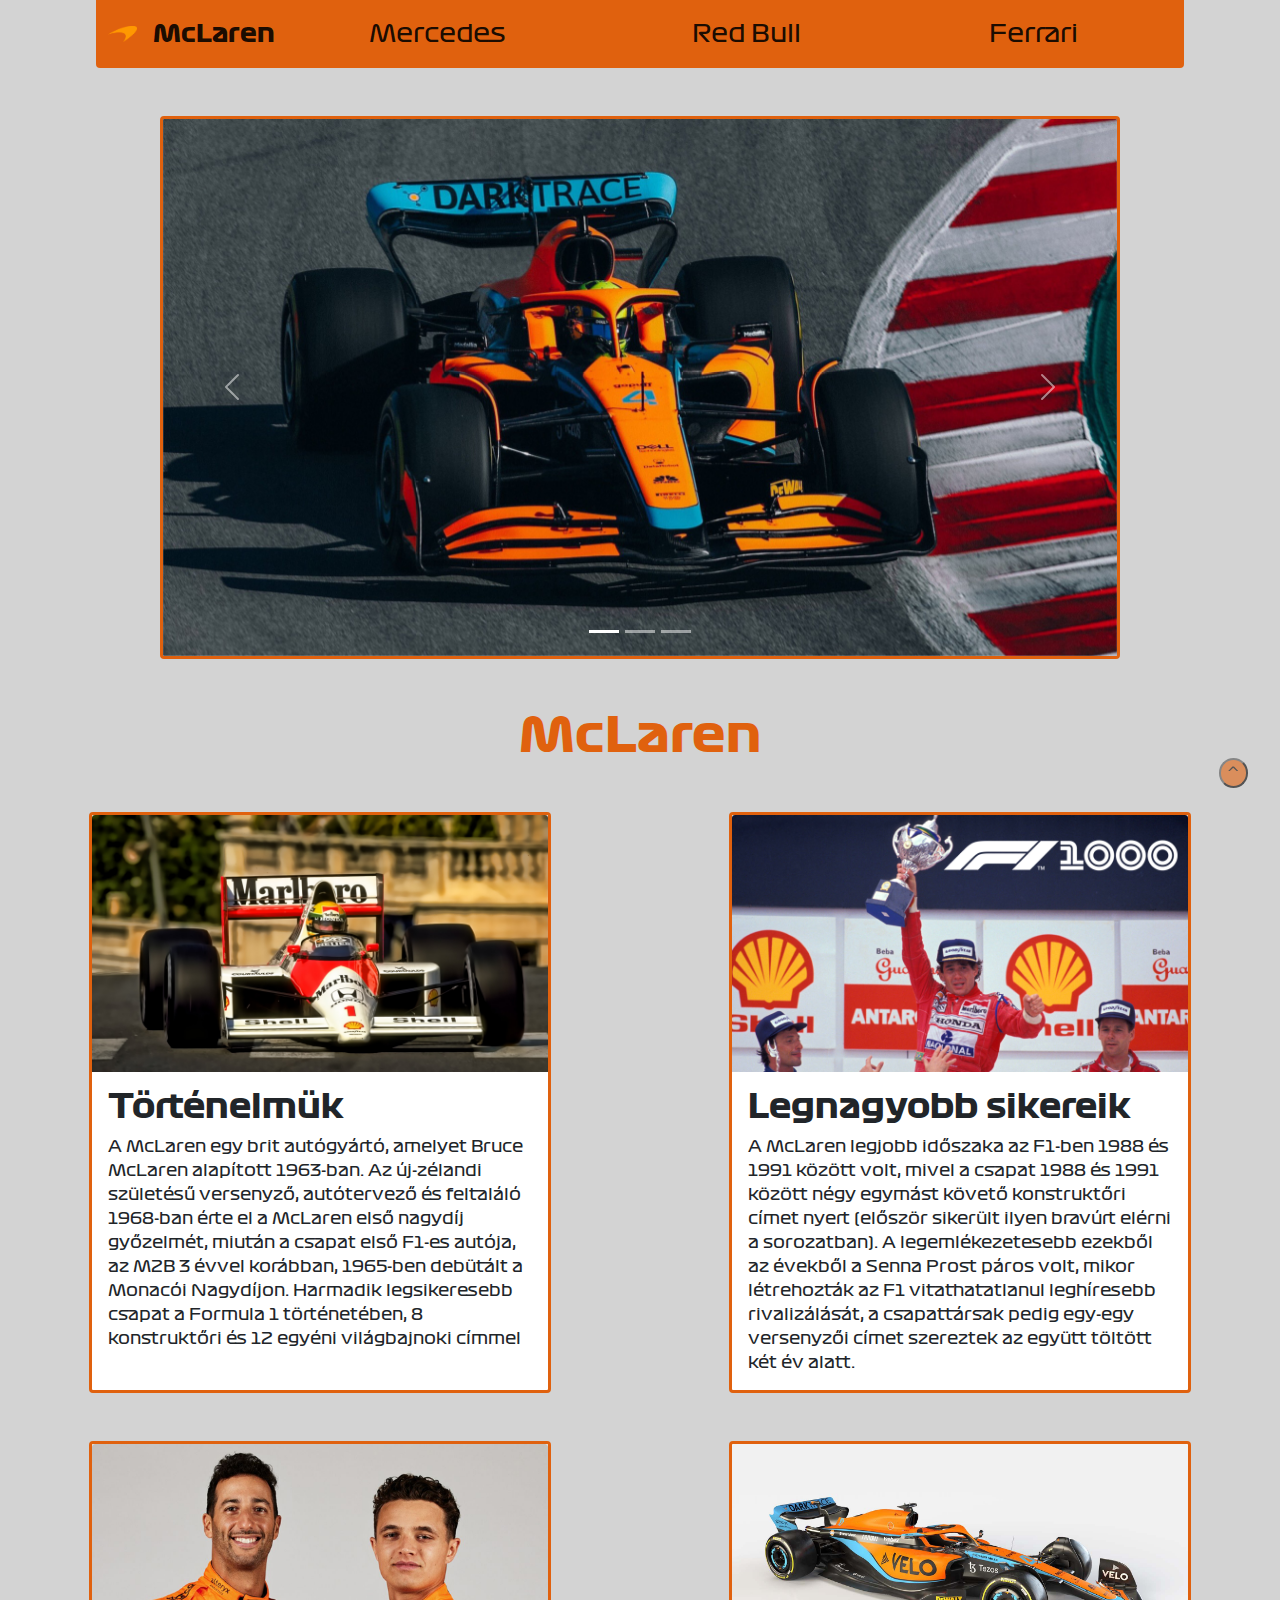
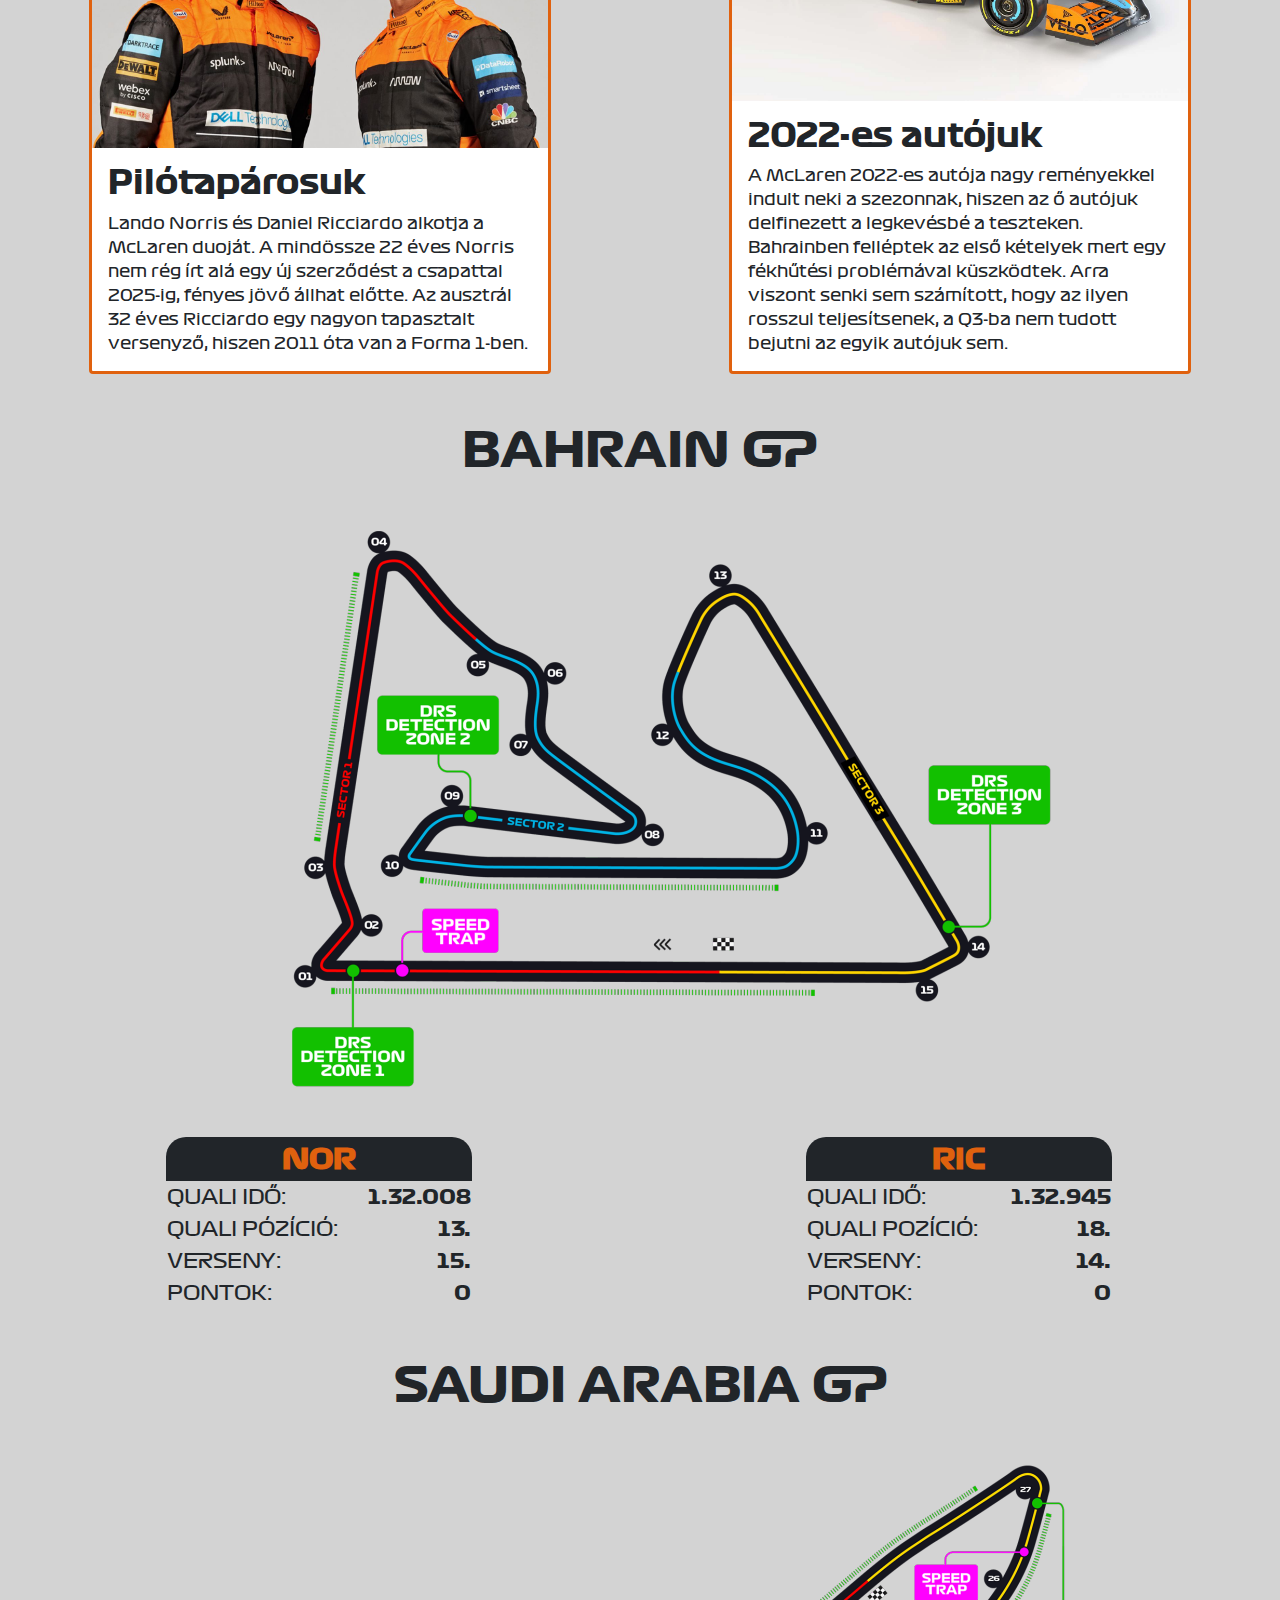
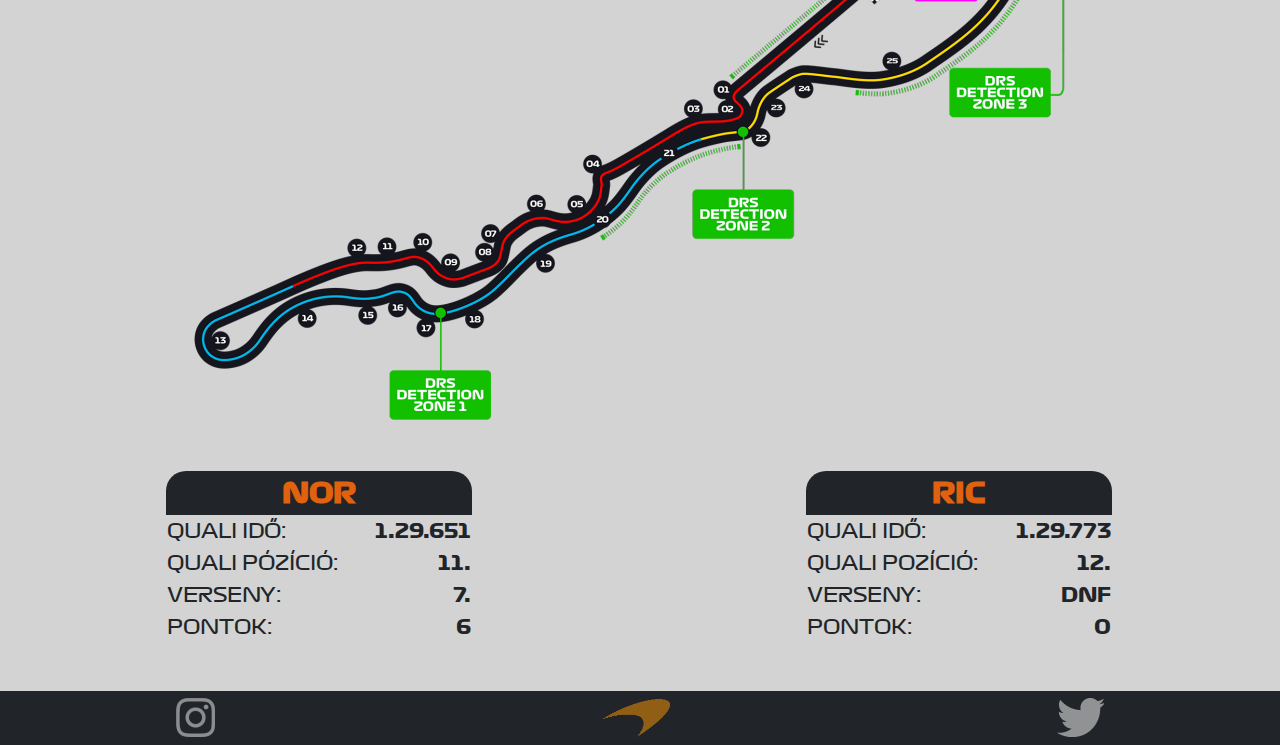
<file: index.html>
<!DOCTYPE html>
<html lang="hu">
<head>
    <meta charset="UTF-8">
    <meta http-equiv="X-UA-Compatible" content="IE=edge">
    <meta name="viewport" content="width=device-width, initial-scale=1.0">
    <link rel="stylesheet" href="bootstrap-5.1.3-dist/css/bootstrap.min.css">
    <link rel="stylesheet" href="style.css">
    <link rel="shortcut icon" href="img/mclaren_logo.png" type="image/x-icon">
    <title>McLaren</title>
</head>
<body>

  <div id="preloader"></div>

  <nav class="navbar navbar-expand-lg navbar-light bg-warning mx-auto rounded-bottom">
    <div class="container-fluid">
      <img src="img/mclaren_logo.png" alt="McLaren logo" width="45" class="d-inline-block align-text-top pe-3">
      <span class="navbar-brand m-0 fs-4 f1_bold">McLaren</span>
      <button class="navbar-toggler" type="button" data-bs-toggle="collapse" data-bs-target="#navbarSupportedContent" aria-controls="navbarSupportedContent" aria-expanded="false" aria-label="Toggle navigation">
        <span class="navbar-toggler-icon"></span>
      </button>
      <div class="collapse navbar-collapse" id="navbarSupportedContent">
        <ul class="navbar-nav mb-2 mb-lg-0 w-100 justify-content-around">
            <li class="nav-item underline">
              <a class="nav-link active fs-4 f1_regular" aria-current="page" href="mercedes.html">Mercedes</a>
            </li>
            <li class="nav-item underline">
              <a class="nav-link active fs-4 f1_regular" aria-current="page" href="redbull.html">Red Bull</a>
            </li>
            <li class="nav-item underline">
              <a class="nav-link active fs-4 f1_regular" aria-current="page" href="ferrari.html">Ferrari</a>
            </li>
        </ul>
      </div>
    </div>
  </nav>

  <div id="carouselExampleIndicators" class="carousel slide w-75 mx-auto my-5" data-bs-ride="carousel">
    <div class="carousel-indicators">
      <button type="button" data-bs-target="#carouselExampleIndicators" data-bs-slide-to="0" class="active" aria-current="true" aria-label="Slide 1"></button>
      <button type="button" data-bs-target="#carouselExampleIndicators" data-bs-slide-to="1" aria-label="Slide 2"></button>
      <button type="button" data-bs-target="#carouselExampleIndicators" data-bs-slide-to="2" aria-label="Slide 3"></button>
    </div>
    <div class="carousel-inner rounded border border_yellow border-3">
      <div class="carousel-item active">
        <img src="img/mclaren_carousel_1.jpg" class="d-block w-100" alt="McLaren a pályán">
      </div>
      <div class="carousel-item">
        <img src="img/mclaren_carousel_2.jpg" class="d-block w-100" alt="McLaren a pályán">
      </div>
      <div class="carousel-item">
        <img src="img/mclaren_carousel_3.jpg" class="d-block w-100" alt="McLaren bemutató">
      </div>
    </div>
    <button class="carousel-control-prev" type="button" data-bs-target="#carouselExampleIndicators" data-bs-slide="prev">
      <span class="carousel-control-prev-icon" aria-hidden="true"></span>
      <span class="visually-hidden">Previous</span>
    </button>
    <button class="carousel-control-next" type="button" data-bs-target="#carouselExampleIndicators" data-bs-slide="next">
      <span class="carousel-control-next-icon" aria-hidden="true"></span>
      <span class="visually-hidden">Next</span>
    </button>
  </div>  
  

      <h1 class="text-center mb-5 f1_bold text-warning">McLaren</h1>

      
        <div class="row m-0">
          <div class="col-12 col-lg-6 d-flex align-items-stretch mb-5">
            <div class="card w-75 mx-auto border border_yellow border-rounded border-3">
              <img src="img/mclaren_classic.jpg" class="card-img-top img-fluid" alt="Senna egy régi McLarenben">
              <div class="card-body d-flex flex-column">
                <h2 class="f1_bold fs-2">Történelmük</h2>
                <p class="card-text f1_regular">
                  A McLaren egy brit autógyártó, amelyet Bruce McLaren alapított 1963-ban. Az új-zélandi születésű versenyző, autótervező és feltaláló 1968-ban érte el a McLaren első nagydíj győzelmét, miután a csapat első F1-es autója, az M2B 3 évvel korábban, 1965-ben debütált a Monacói Nagydíjon. Harmadik legsikeresebb csapat a Formula 1 történetében, 8 konstruktőri és 12 egyéni világbajnoki címmel
                </p>
              </div>
            </div>
          </div>

          <div class="col-12 col-lg-6 d-flex align-items-stretch mb-5">
            <div class="card w-75 mx-auto border border_yellow border-rounded border-3">
              <img src="img/senna.jpg" class="card-img-top img-fluid" alt="Senna a pódium tetején">
              <div class="card-body d-flex flex-column">
                <h2 class="f1_bold fs-2">Legnagyobb sikereik</h2>
                <p class="card-text f1_regular">
                  A McLaren legjobb időszaka az F1-ben 1988 és 1991 között volt, mivel a csapat 1988 és 1991 között négy egymást követő konstruktőri címet nyert (először sikerült ilyen bravúrt elérni a sorozatban). A legemlékezetesebb ezekből az évekből a Senna Prost páros volt, mikor létrehozták az F1 vitathatatlanul leghíresebb rivalizálását, a csapattársak pedig egy-egy versenyzői címet szereztek az együtt töltött két év alatt.
                </p>
              </div>
            </div>
          </div>

          <div class="col-12 col-lg-6 d-flex align-items-stretch mb-5">
            <div class="card w-75 mx-auto border border_yellow border-rounded border-3">
              <img src="img/mclaren_lineup.jpg" class="card-img-top img-fluid" alt="McLaren pilótapárosa">
              <div class="card-body d-flex flex-column">
                <h2 class="f1_bold fs-2">Pilótapárosuk</h2>
                <p class="card-text f1_regular">
                  Lando Norris és Daniel Ricciardo alkotja a McLaren duoját. A mindössze 22 éves Norris nem rég írt alá egy új szerződést a csapattal 2025-ig, fényes jövő állhat előtte. Az ausztrál 32 éves Ricciardo egy nagyon tapasztalt versenyző, hiszen 2011 óta van a Forma 1-ben.
              </div>
            </div>
          </div>

          <div class="col-12 col-lg-6 d-flex align-items-stretch mb-5">
            <div class="card w-75 mx-auto border border_yellow border-rounded border-3">
              <img src="img/mclaren_car.jpg" class="card-img-top img-fluid" alt="McLaren MCL 36">
              <div class="card-body d-flex flex-column">
                <h2 class="f1_bold fs-2">2022-es autójuk</h2>
                <p class="card-text f1_regular">
                  A McLaren 2022-es autója nagy reményekkel indult neki a szezonnak, hiszen az ő autójuk delfinezett a legkevésbé a teszteken. Bahrainben felléptek az első kételyek mert egy fékhűtési problémával küszködtek. Arra viszont senki sem számított, hogy az ilyen rosszul teljesítsenek, a Q3-ba nem tudott bejutni az egyik autójuk sem.
                </p>
              </div>
            </div>
          </div>
        </div>

        <h1 class="f1_bold mb-5">BAHRAIN GP</h1>
    
        <div class="row m-0 mb-5">
          <div class="col-3 d-xxl-flex d-none align-items-center">
          <table class="mx-auto w-100">
            <tr>
              <th colspan="2" class="text-center f1_bold fs-3 bg-dark text-warning">NOR</th>
              <th></th>
            </tr>
            <tr>
              <td class="f1_regular fs-5">QUALI IDŐ:</td>
              <td class="f1_bold fs-5 text-end">1:32.008</td>
            </tr>
            <tr>
              <td class="f1_regular fs-5">QUALI PÓZÍCIÓ:</td>
              <td class="f1_bold fs-5 text-end">13.</td>
            </tr>
            <tr>
              <td class="f1_regular fs-5">VERSENY:</td>
                <td class="f1_bold fs-5 text-end">15.</td>
            </tr>
            <tr>
              <td class="f1_regular fs-5">PONTOK:</td>
              <td class="f1_bold fs-5 text-end">0</td>
            </tr>
          </table>
          </div>
          <div class="col-xl-12 col-xxl-6">
            <img src="img/bahrain_layout.png" alt="Bahreini vonalvezetés" class="d-block mx-auto img-fluid">
          </div>
          <div class="col-3 d-xxl-flex d-none align-items-center">
            <table class="mx-auto w-100">
              <tr>
                <th colspan="2" class="text-center f1_bold fs-3 bg-dark text-warning">RIC</th>
                <th></th>
              </tr>
              <tr>
                <td class="f1_regular fs-5">QUALI IDŐ:</td>
                <td class="f1_bold fs-5 text-end">1:32.945</td>
              </tr>
              <tr>
                <td class="f1_regular fs-5"> QUALI POZÍCIÓ:</td>
                <td class="f1_bold fs-5 text-end">18.</td>
              </tr>
              <tr>
                <td class="f1_regular fs-5">VERSENY:</td>
                <td class="f1_bold fs-5 text-end">14.</td>
              </tr>
              <tr>
                <td class="f1_regular fs-5">PONTOK:</td>
                <td class="f1_bold fs-5 text-end">0</td>
              </tr>
            </table>
          </div>
        </div>

        <div class="row m-0">
          <div class="col-12 mx-auto d-xxl-none d-flex col-lg-6 mb-5">
            <table class="mx-auto w-md-100 w-50">
              <tr>
                <th colspan="2" class="text-center f1_bold fs-3 bg-dark text-warning">NOR</th>
                <th></th>
              </tr>
              <tr>
                <td class="f1_regular fs-5">QUALI IDŐ:</td>
                <td class="f1_bold fs-5 text-end">1:32.008</td>
              </tr>
              <tr>
                <td class="f1_regular fs-5">QUALI PÓZÍCIÓ:</td>
                <td class="f1_bold fs-5 text-end">13.</td>
              </tr>
              <tr>
                <td class="f1_regular fs-5">VERSENY:</td>
                  <td class="f1_bold fs-5 text-end">15.</td>
              </tr>
              <tr>
                <td class="f1_regular fs-5">PONTOK:</td>
                <td class="f1_bold fs-5 text-end">0</td>
              </tr>
            </table>
          </div>
          <div class="col-12 mx-auto d-xxl-none d-flex col-lg-6 mb-5">
            <table class="mx-auto w-md-100 w-50">
              <tr>
                <th colspan="2" class="text-center f1_bold fs-3 bg-dark text-warning">RIC</th>
                <th></th>
              </tr>
              <tr>
                <td class="f1_regular fs-5">QUALI IDŐ:</td>
                <td class="f1_bold fs-5 text-end">1:32.945</td>
              </tr>
              <tr>
                <td class="f1_regular fs-5"> QUALI POZÍCIÓ:</td>
                <td class="f1_bold fs-5 text-end">18.</td>
              </tr>
              <tr>
                <td class="f1_regular fs-5">VERSENY:</td>
                <td class="f1_bold fs-5 text-end">14.</td>
              </tr>
              <tr>
                <td class="f1_regular fs-5">PONTOK:</td>
                <td class="f1_bold fs-5 text-end">0</td>
              </tr>
            </table>
          </div>
        </div>

        <h1 class="f1_bold mb-5">SAUDI ARABIA GP</h1>
    
        <div class="row m-0 mb-5">
          <div class="col-3 d-xxl-flex d-none align-items-center">
          <table class="mx-auto w-100">
            <tr>
              <th colspan="2" class="text-center f1_bold fs-3 bg-dark text-warning">NOR</th>
              <th></th>
            </tr>
            <tr>
              <td class="f1_regular fs-5">QUALI IDŐ:</td>
              <td class="f1_bold fs-5 text-end">1:29.651</td>
            </tr>
            <tr>
              <td class="f1_regular fs-5">QUALI PÓZÍCIÓ:</td>
              <td class="f1_bold fs-5 text-end">11.</td>
            </tr>
            <tr>
              <td class="f1_regular fs-5">VERSENY:</td>
                <td class="f1_bold fs-5 text-end">7.</td>
            </tr>
            <tr>
              <td class="f1_regular fs-5">PONTOK:</td>
              <td class="f1_bold fs-5 text-end">6</td>
            </tr>
          </table>
          </div>
          <div class="col-xl-12 col-xxl-6">
            <img src="img/saudi_arabia_layout.png" alt="Saudi Ararbia vonalvezetés" class="d-block mx-auto img-fluid">
          </div>
          <div class="col-3 d-xxl-flex d-none align-items-center">
            <table class="mx-auto w-100">
              <tr>
                <th colspan="2" class="text-center f1_bold fs-3 bg-dark text-warning">RIC</th>
                <th></th>
              </tr>
              <tr>
                <td class="f1_regular fs-5">QUALI IDŐ:</td>
                <td class="f1_bold fs-5 text-end">1:29.773</td>
              </tr>
              <tr>
                <td class="f1_regular fs-5"> QUALI POZÍCIÓ:</td>
                <td class="f1_bold fs-5 text-end">12.</td>
              </tr>
              <tr>
                <td class="f1_regular fs-5">VERSENY:</td>
                <td class="f1_bold fs-5 text-end">DNF</td>
              </tr>
              <tr>
                <td class="f1_regular fs-5">PONTOK:</td>
                <td class="f1_bold fs-5 text-end">0</td>
              </tr>
            </table>
          </div>
        </div>

        <div class="row m-0">
          <div class="col-12 mx-auto d-xxl-none d-flex col-lg-6 mb-5">
            <table class="mx-auto w-md-100 w-50">
              <tr>
                <th colspan="2" class="text-center f1_bold fs-3 bg-dark text-warning">NOR</th>
                <th></th>
              </tr>
              <tr>
                <td class="f1_regular fs-5">QUALI IDŐ:</td>
                <td class="f1_bold fs-5 text-end">1:29.651</td>
              </tr>
              <tr>
                <td class="f1_regular fs-5">QUALI PÓZÍCIÓ:</td>
                <td class="f1_bold fs-5 text-end">11.</td>
              </tr>
              <tr>
                <td class="f1_regular fs-5">VERSENY:</td>
                  <td class="f1_bold fs-5 text-end">7.</td>
              </tr>
              <tr>
                <td class="f1_regular fs-5">PONTOK:</td>
                <td class="f1_bold fs-5 text-end">6</td>
              </tr>
            </table>
          </div>
          <div class="col-12 mx-auto d-xxl-none d-flex col-lg-6 mb-5">
            <table class="mx-auto w-md-100 w-50">
              <tr>
                <th colspan="2" class="text-center f1_bold fs-3 bg-dark text-warning">RIC</th>
                <th></th>
              </tr>
              <tr>
                <td class="f1_regular fs-5">QUALI IDŐ:</td>
                <td class="f1_bold fs-5 text-end">1:29.773</td>
              </tr>
              <tr>
                <td class="f1_regular fs-5"> QUALI POZÍCIÓ:</td>
                <td class="f1_bold fs-5 text-end">12.</td>
              </tr>
              <tr>
                <td class="f1_regular fs-5">VERSENY:</td>
                <td class="f1_bold fs-5 text-end">DNF</td>
              </tr>
              <tr>
                <td class="f1_regular fs-5">PONTOK:</td>
                <td class="f1_bold fs-5 text-end">0</td>
              </tr>
            </table>
          </div>
        </div>

      
      <button class="d-hide back-to-top back-to-top-mclaren" onclick="topFunction()" id="myBtn" title="Go to top">^</button>

      <footer class="d-flex justify-content-around align-items-center bg-dark">
        <a href="https://www.instagram.com/mclaren/" target="_blank"><img src="img/kicsi_insta.png" alt="McLaren instagram" class="footer_logo d-block mx-auto"></a>
        <a href="https://www.mclaren.com/racing/" target="_blank"><img src="img/mclaren_logo_footer.png" alt="McLaren hivatalos weboldal" class="img-fluid footer_logo py-2 w-50 mx-auto d-block"></a>
        <a href="https://twitter.com/mclarenf1" target="_blank"><img src="img/twitter.png" alt="McLaren twitter" class="footer_logo d-block mx-auto"></a>
      </footer>

      <script src="back_to_top.js"></script>
      <script src="preloader.js"></script>
    <script src="https://cdn.jsdelivr.net/npm/bootstrap@5.1.3/dist/js/bootstrap.bundle.min.js" integrity="sha384-ka7Sk0Gln4gmtz2MlQnikT1wXgYsOg+OMhuP+IlRH9sENBO0LRn5q+8nbTov4+1p" crossorigin="anonymous"></script>
</body>
</html>
</file>
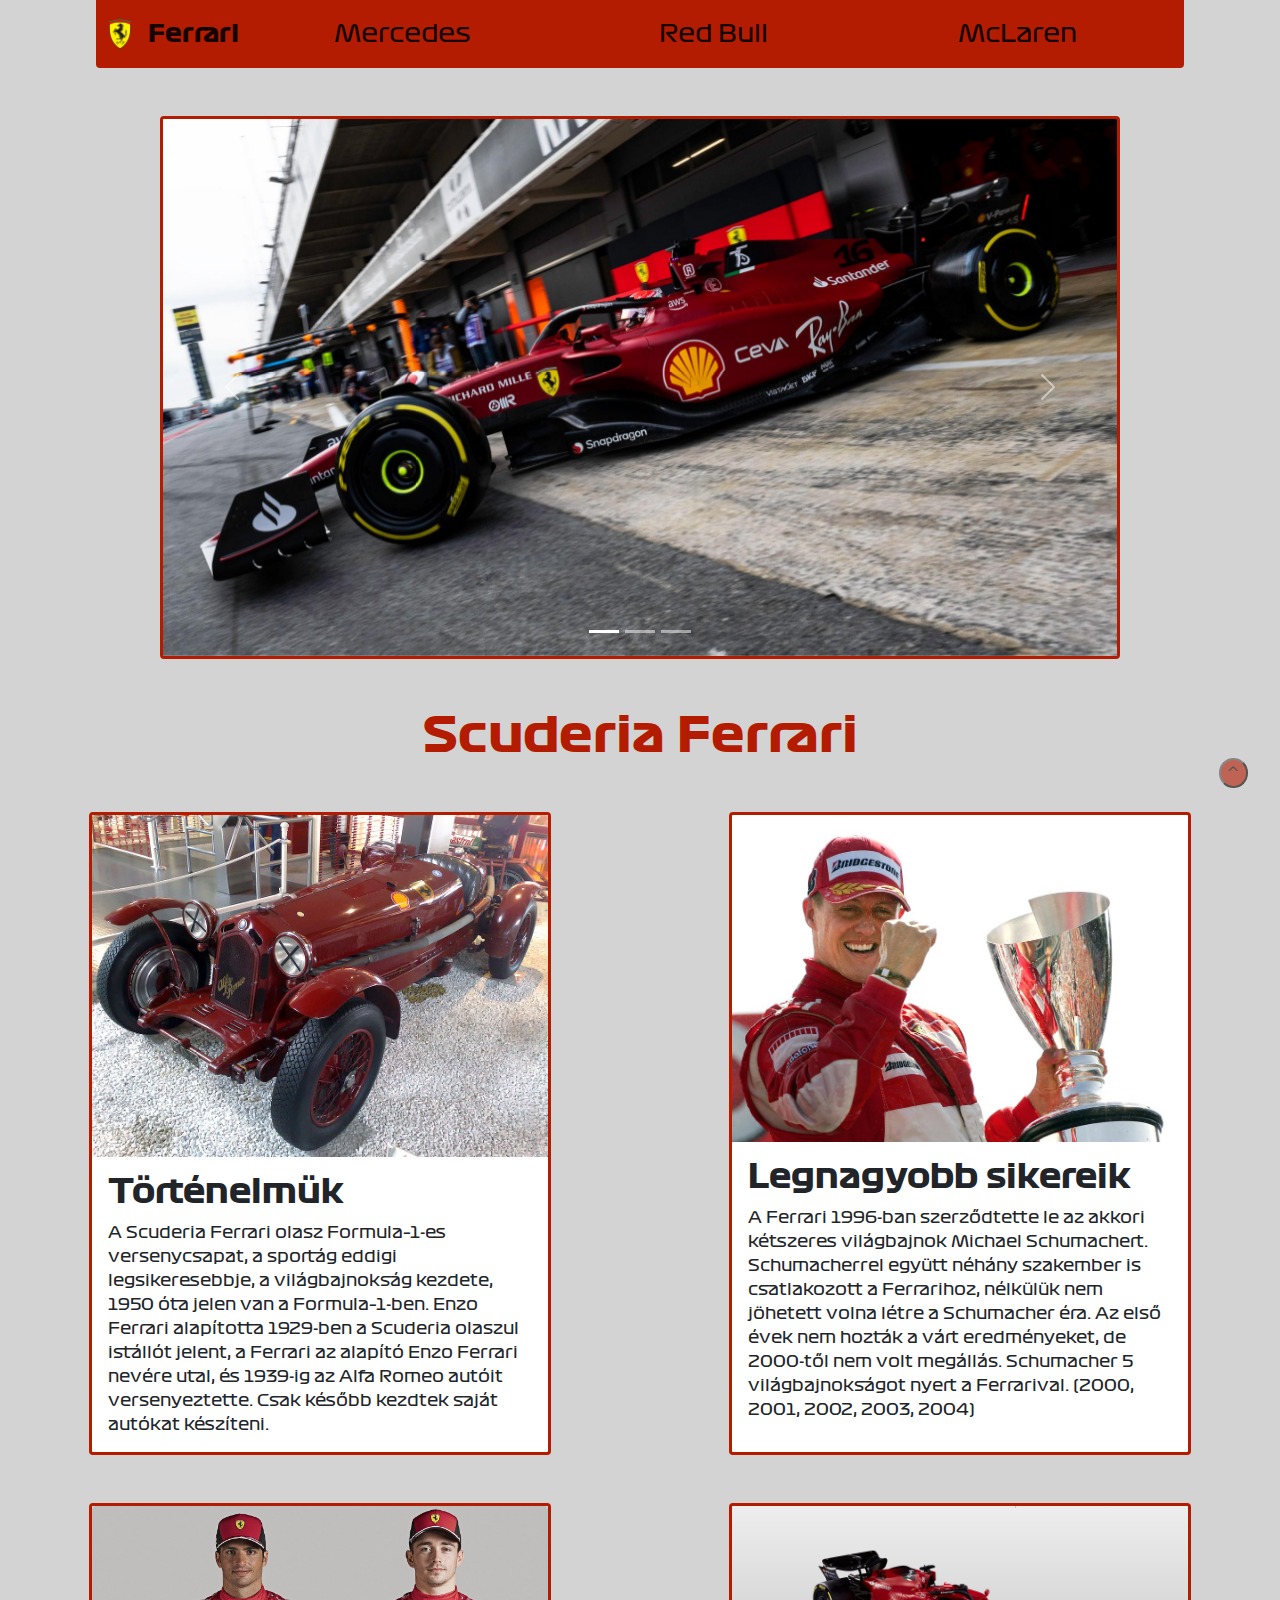
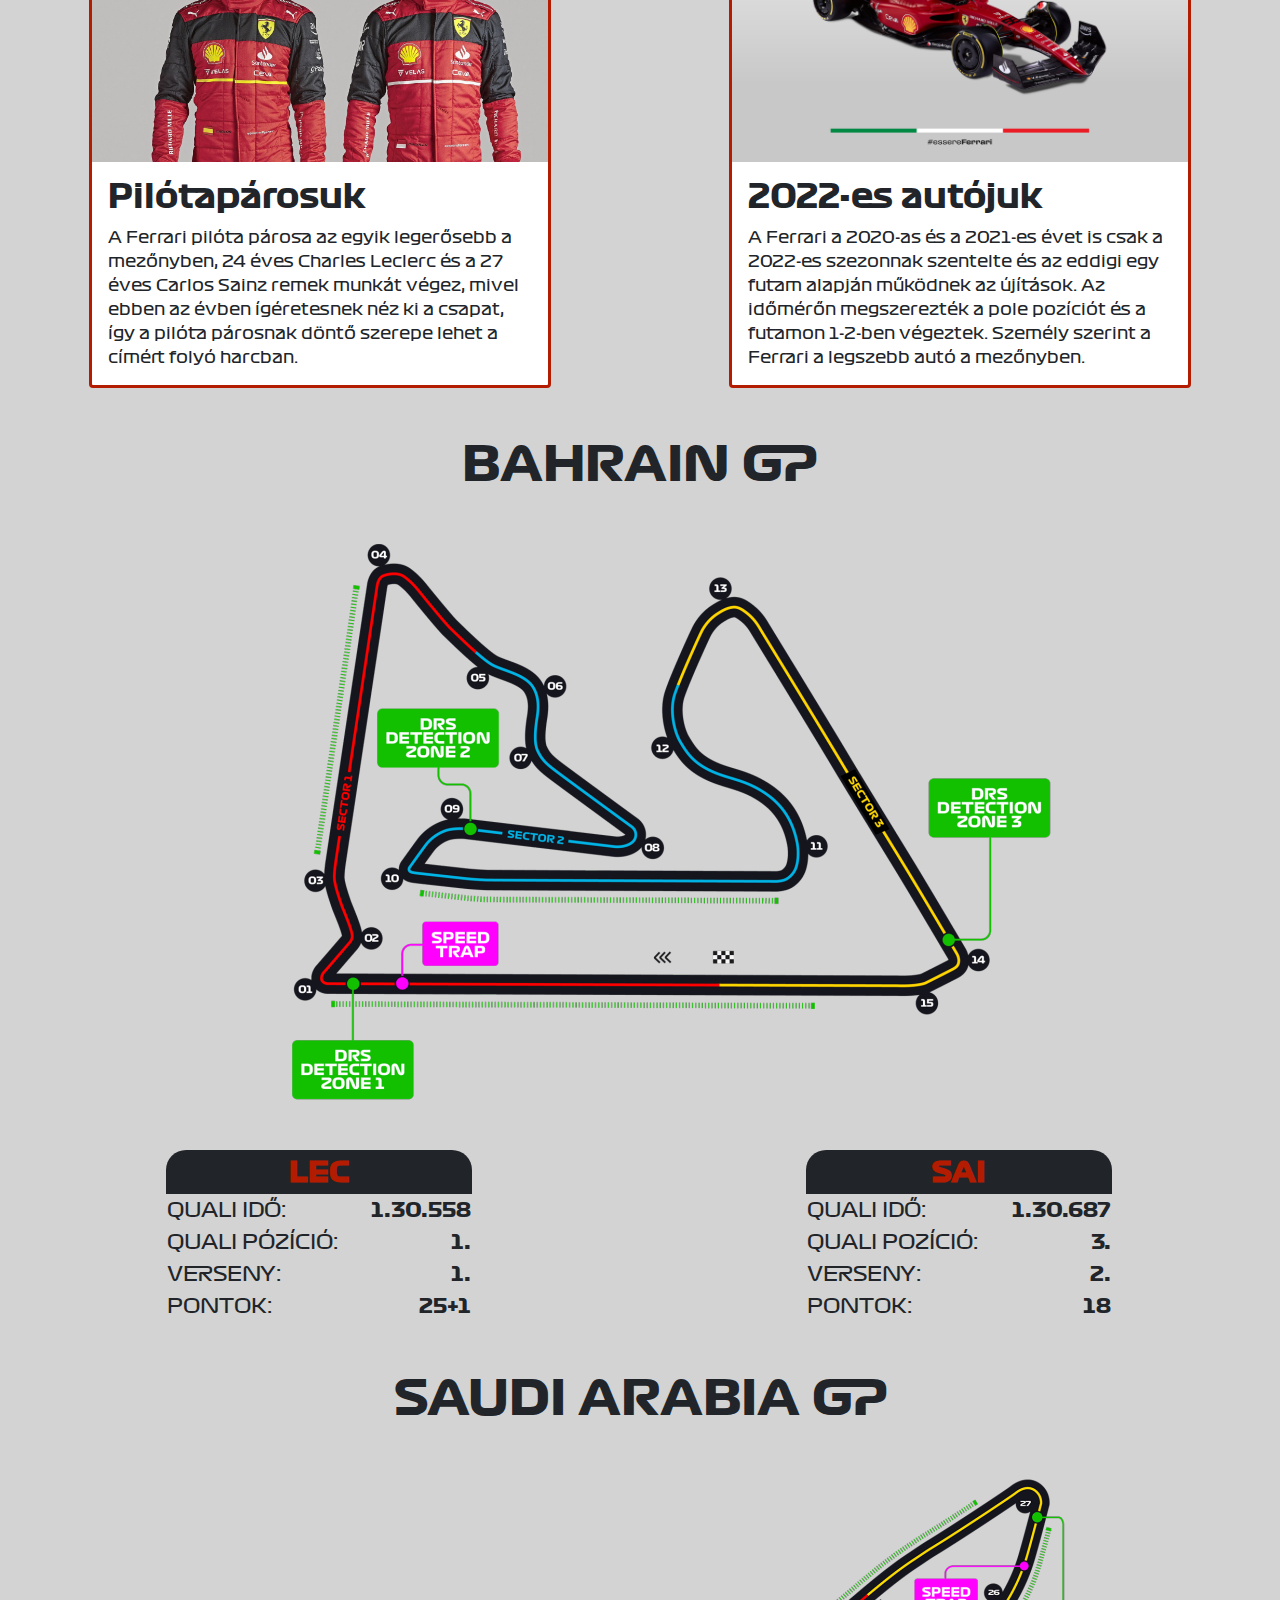
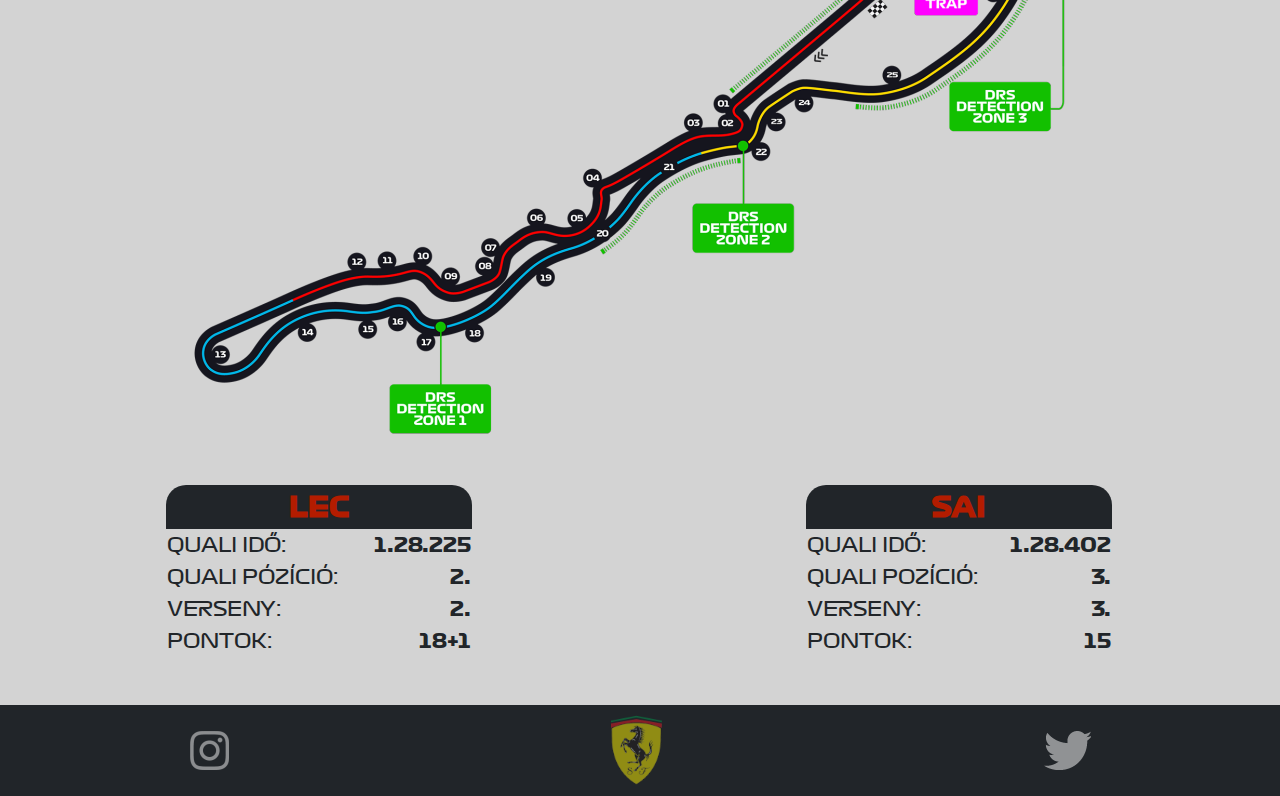
<file: ferrari.html>
<!DOCTYPE html>
<html lang="hu">
<head>
    <meta charset="UTF-8">
    <meta http-equiv="X-UA-Compatible" content="IE=edge">
    <meta name="viewport" content="width=device-width, initial-scale=1.0">
    <link rel="stylesheet" href="bootstrap-5.1.3-dist/css/bootstrap.min.css">
    <link rel="stylesheet" href="style.css">
    <title>Scuderia Ferrari</title>
    <link rel="shortcut icon" href="img/ferrari_logo.png" type="image/x-icon">
</head>
<body>

  <div id="preloader"></div>

  <nav class="navbar navbar-expand-lg navbar-light bg-danger mx-auto rounded-bottom">
    <div class="container-fluid">
      <img src="img/ferrari_logo.png" alt="Ferrari logo" width="40" class="d-inline-block align-text-top pe-3">
      <span class="navbar-brand m-0 fs-4 f1_bold">Ferrari</span>
      <button class="navbar-toggler" type="button" data-bs-toggle="collapse" data-bs-target="#navbarSupportedContent" aria-controls="navbarSupportedContent" aria-expanded="false" aria-label="Toggle navigation">
        <span class="navbar-toggler-icon"></span>
      </button>
      <div class="collapse navbar-collapse" id="navbarSupportedContent">
        <ul class="navbar-nav mb-2 mb-lg-0 w-100 justify-content-around">
            <li class="nav-item underline">
              <a class="nav-link active fs-4 f1_regular" aria-current="page" href="mercedes.html">Mercedes</a>
            </li>
            <li class="nav-item underline">
              <a class="nav-link active fs-4 f1_regular" aria-current="page" href="redbull.html">Red Bull</a>
            </li>
            <li class="nav-item underline">
              <a class="nav-link active fs-4 f1_regular" aria-current="page" href="index.html">McLaren</a>
            </li>
        </ul>
      </div>
    </div>
  </nav>

  <div id="carouselExampleIndicators" class="carousel slide w-75 mx-auto my-5" data-bs-ride="carousel">
    <div class="carousel-indicators">
      <button type="button" data-bs-target="#carouselExampleIndicators" data-bs-slide-to="0" class="active" aria-current="true" aria-label="Slide 1"></button>
      <button type="button" data-bs-target="#carouselExampleIndicators" data-bs-slide-to="1" aria-label="Slide 2"></button>
      <button type="button" data-bs-target="#carouselExampleIndicators" data-bs-slide-to="2" aria-label="Slide 3"></button>
    </div>
    <div class="carousel-inner rounded border border_red border-3">
      <div class="carousel-item active">
        <img src="img/ferrari_carousel_1.jpg" class="d-block w-100" alt="Ferrari kihajt a boxból">
      </div>
      <div class="carousel-item">
        <img src="img/ferrari_carousel_2.jpg" class="d-block w-100" alt="Ferrari a pályán">
      </div>
      <div class="carousel-item">
        <img src="img/ferrari_carousel_3.jpg" class="d-block w-100" alt="Ferrari a pályán">
      </div>
    </div>
    <button class="carousel-control-prev" type="button" data-bs-target="#carouselExampleIndicators" data-bs-slide="prev">
      <span class="carousel-control-prev-icon" aria-hidden="true"></span>
      <span class="visually-hidden">Previous</span>
    </button>
    <button class="carousel-control-next" type="button" data-bs-target="#carouselExampleIndicators" data-bs-slide="next">
      <span class="carousel-control-next-icon" aria-hidden="true"></span>
      <span class="visually-hidden">Next</span>
    </button>
  </div>


      <h1 class="text-center mb-5 f1_bold text-danger">Scuderia Ferrari</h1>


        <div class="row m-0">
          <div class="col-12 col-lg-6 d-flex align-items-stretch mb-5">
            <div class="card w-75 mx-auto border border_red border-rounded border-3">
              <img src="img/ferrari_history.jpg" class="card-img-top img-fluid" alt="Régi Ferrari autó">
              <div class="card-body d-flex flex-column">
                <h2 class="f1_bold fs-2">Történelmük</h2>
                <p class="card-text f1_regular">
                  A Scuderia Ferrari olasz Formula–1-es versenycsapat, a sportág eddigi legsikeresebbje, a világbajnokság kezdete, 1950 óta jelen van a Formula–1-ben. Enzo Ferrari alapította 1929-ben a Scuderia olaszul istállót jelent, a Ferrari az alapító Enzo Ferrari nevére utal, és 1939-ig az Alfa Romeo autóit versenyeztette. Csak később kezdtek saját autókat készíteni.
                </p>
              </div>
            </div>
          </div>

          <div class="col-12 col-lg-6 d-flex align-items-stretch mb-5">
            <div class="card w-75 mx-auto border border_red border-rounded border-3">
              <img src="img/schumacher.jpg" class="card-img-top img-fluid" alt="Michael Schumacher ünnepel">
              <div class="card-body d-flex flex-column">
                <h2 class="f1_bold fs-2">Legnagyobb sikereik</h2>
                <p class="card-text f1_regular">
                  A Ferrari 1996-ban szerződtette le az akkori kétszeres világbajnok Michael Schumachert. Schumacherrel együtt néhány szakember is csatlakozott a Ferrarihoz, nélkülük nem jöhetett volna létre a Schumacher éra. Az első évek nem hozták a várt eredményeket, de 2000-től nem volt megállás. Schumacher 5 világbajnokságot nyert a Ferrarival. (2000, 2001, 2002, 2003, 2004)
                </p>
              </div>
            </div>
          </div>

          <div class="col-12 col-lg-6 d-flex align-items-stretch mb-5">
            <div class="card w-75 mx-auto border border_red border-rounded border-3">
              <img src="img/ferrari_lineup.jpg" class="card-img-top img-fluid" alt="Ferrari pilótapárosa">
              <div class="card-body d-flex flex-column">
                <h2 class="f1_bold fs-2">Pilótapárosuk</h2>
                <p class="card-text f1_regular">
                  A Ferrari pilóta párosa az egyik legerősebb a mezőnyben, 24 éves Charles Leclerc és a 27 éves Carlos Sainz remek munkát végez, mivel ebben az évben ígéretesnek néz ki a csapat, így a pilóta párosnak döntő szerepe lehet a címért folyó harcban.
                </p>
              </div>
            </div>
          </div>

          <div class="col-12 col-lg-6 d-flex align-items-stretch mb-5">
            <div class="card w-75 mx-auto border border_red border-rounded border-3">
              <img src="img/ferrari_car.jpg" class="card-img-top img-fluid" alt="Ferrari F1-75">
              <div class="card-body d-flex flex-column">
                <h2 class="f1_bold fs-2">2022-es autójuk</h2>
                <p class="card-text f1_regular">
                  A Ferrari a 2020-as és a 2021-es évet is csak a 2022-es szezonnak szentelte és az eddigi egy futam alapján működnek az újítások. Az időmérőn megszerezték a pole pozíciót és a futamon 1-2-ben végeztek. Személy szerint a Ferrari a legszebb autó a mezőnyben.
                </p>
              </div>
            </div>
          </div>
        </div>

        <h1 class="f1_bold mb-5">BAHRAIN GP</h1>

        <div class="row m-0 mb-5">
          <div class="col-3 d-xxl-flex d-none align-items-center">
          <table class="mx-auto w-100">
            <tr>
              <th colspan="2" class="text-center f1_bold fs-3 bg-dark text-danger">LEC</th>
              <th></th>
            </tr>
            <tr>
              <td class="f1_regular fs-5">QUALI IDŐ:</td>
              <td class="f1_bold fs-5 text-end">1:30.558</td>
            </tr>
            <tr>
              <td class="f1_regular fs-5">QUALI PÓZÍCIÓ:</td>
              <td class="f1_bold fs-5 text-end">1.</td>
            </tr>
            <tr>
              <td class="f1_regular fs-5">VERSENY:</td>
                <td class="f1_bold fs-5 text-end">1.</td>
            </tr>
            <tr>
              <td class="f1_regular fs-5">PONTOK:</td>
              <td class="f1_bold fs-5 text-end">25+1</td>
            </tr>
          </table>
          </div>
          <div class="col-xl-12 col-xxl-6">
            <img src="img/bahrain_layout.png" alt="Bahreini vonalvezetés" class="d-block mx-auto img-fluid">
          </div>
          <div class="col-3 d-xxl-flex d-none align-items-center">
            <table class="mx-auto w-100">
              <tr>
                <th colspan="2" class="text-center f1_bold fs-3 bg-dark text-danger">SAI</th>
                <th></th>
              </tr>
              <tr>
                <td class="f1_regular fs-5">QUALI IDŐ:</td>
                <td class="f1_bold fs-5 text-end">1:30.687</td>
              </tr>
              <tr>
                <td class="f1_regular fs-5"> QUALI POZÍCIÓ:</td>
                <td class="f1_bold fs-5 text-end">3.</td>
              </tr>
              <tr>
                <td class="f1_regular fs-5">VERSENY:</td>
                <td class="f1_bold fs-5 text-end">2.</td>
              </tr>
              <tr>
                <td class="f1_regular fs-5">PONTOK:</td>
                <td class="f1_bold fs-5 text-end">18</td>
              </tr>
            </table>
          </div>
        </div>

        <div class="row m-0">
          <div class="col-12 mx-auto d-xxl-none d-flex col-lg-6 mb-5">
            <table class="mx-auto w-md-100 w-50">
              <tr>
                <th colspan="2" class="text-center f1_bold fs-3 bg-dark text-danger">LEC</th>
                <th></th>
              </tr>
              <tr>
                <td class="f1_regular fs-5">QUALI IDŐ:</td>
                <td class="f1_bold fs-5 text-end">1:30.558</td>
              </tr>
              <tr>
                <td class="f1_regular fs-5">QUALI PÓZÍCIÓ:</td>
                <td class="f1_bold fs-5 text-end">1.</td>
              </tr>
              <tr>
                <td class="f1_regular fs-5">VERSENY:</td>
                  <td class="f1_bold fs-5 text-end">1.</td>
              </tr>
              <tr>
                <td class="f1_regular fs-5">PONTOK:</td>
                <td class="f1_bold fs-5 text-end">25+1</td>
              </tr>
            </table>
          </div>
          <div class="col-12 mx-auto d-xxl-none d-flex col-lg-6 mb-5">
            <table class="mx-auto w-md-100 w-50">
              <tr>
                <th colspan="2" class="text-center f1_bold fs-3 bg-dark text-danger">SAI</th>
                <th></th>
              </tr>
              <tr>
                <td class="f1_regular fs-5">QUALI IDŐ:</td>
                <td class="f1_bold fs-5 text-end">1:30.687</td>
              </tr>
              <tr>
                <td class="f1_regular fs-5"> QUALI POZÍCIÓ:</td>
                <td class="f1_bold fs-5 text-end">3.</td>
              </tr>
              <tr>
                <td class="f1_regular fs-5">VERSENY:</td>
                <td class="f1_bold fs-5 text-end">2.</td>
              </tr>
              <tr>
                <td class="f1_regular fs-5">PONTOK:</td>
                <td class="f1_bold fs-5 text-end">18</td>
              </tr>
            </table>
          </div>
        </div>

        <h1 class="f1_bold mb-5">SAUDI ARABIA GP</h1>

        <div class="row m-0 mb-5">
          <div class="col-3 d-xxl-flex d-none align-items-center">
          <table class="mx-auto w-100">
            <tr>
              <th colspan="2" class="text-center f1_bold fs-3 bg-dark text-danger">LEC</th>
              <th></th>
            </tr>
            <tr>
              <td class="f1_regular fs-5">QUALI IDŐ:</td>
              <td class="f1_bold fs-5 text-end">1:28.225</td>
            </tr>
            <tr>
              <td class="f1_regular fs-5">QUALI PÓZÍCIÓ:</td>
              <td class="f1_bold fs-5 text-end">2.</td>
            </tr>
            <tr>
              <td class="f1_regular fs-5">VERSENY:</td>
                <td class="f1_bold fs-5 text-end">2.</td>
            </tr>
            <tr>
              <td class="f1_regular fs-5">PONTOK:</td>
              <td class="f1_bold fs-5 text-end">18+1</td>
            </tr>
          </table>
          </div>
          <div class="col-xl-12 col-xxl-6">
            <img src="img/saudi_arabia_layout.png" alt="Saudi Ararbia vonalvezetés" class="d-block mx-auto img-fluid">
          </div>
          <div class="col-3 d-xxl-flex d-none align-items-center">
            <table class="mx-auto w-100">
              <tr>
                <th colspan="2" class="text-center f1_bold fs-3 bg-dark text-danger">SAI</th>
                <th></th>
              </tr>
              <tr>
                <td class="f1_regular fs-5">QUALI IDŐ:</td>
                <td class="f1_bold fs-5 text-end">1:28.402</td>
              </tr>
              <tr>
                <td class="f1_regular fs-5"> QUALI POZÍCIÓ:</td>
                <td class="f1_bold fs-5 text-end">3.</td>
              </tr>
              <tr>
                <td class="f1_regular fs-5">VERSENY:</td>
                <td class="f1_bold fs-5 text-end">3.</td>
              </tr>
              <tr>
                <td class="f1_regular fs-5">PONTOK:</td>
                <td class="f1_bold fs-5 text-end">15</td>
              </tr>
            </table>
          </div>
        </div>

        <div class="row m-0">
          <div class="col-12 mx-auto d-xxl-none d-flex col-lg-6 mb-5">
            <table class="mx-auto w-md-100 w-50">
              <tr>
                <th colspan="2" class="text-center f1_bold fs-3 bg-dark text-danger">LEC</th>
                <th></th>
              </tr>
              <tr>
                <td class="f1_regular fs-5">QUALI IDŐ:</td>
                <td class="f1_bold fs-5 text-end">1:28.225</td>
              </tr>
              <tr>
                <td class="f1_regular fs-5">QUALI PÓZÍCIÓ:</td>
                <td class="f1_bold fs-5 text-end">2.</td>
              </tr>
              <tr>
                <td class="f1_regular fs-5">VERSENY:</td>
                  <td class="f1_bold fs-5 text-end">2.</td>
              </tr>
              <tr>
                <td class="f1_regular fs-5">PONTOK:</td>
                <td class="f1_bold fs-5 text-end">18+1</td>
              </tr>
            </table>
          </div>
          <div class="col-12 mx-auto d-xxl-none d-flex col-lg-6 mb-5">
            <table class="mx-auto w-md-100 w-50">
              <tr>
                <th colspan="2" class="text-center f1_bold fs-3 bg-dark text-danger">SAI</th>
                <th></th>
              </tr>
              <tr>
                <td class="f1_regular fs-5">QUALI IDŐ:</td>
                <td class="f1_bold fs-5 text-end">1:28.402</td>
              </tr>
              <tr>
                <td class="f1_regular fs-5"> QUALI POZÍCIÓ:</td>
                <td class="f1_bold fs-5 text-end">3.</td>
              </tr>
              <tr>
                <td class="f1_regular fs-5">VERSENY:</td>
                <td class="f1_bold fs-5 text-end">3.</td>
              </tr>
              <tr>
                <td class="f1_regular fs-5">PONTOK:</td>
                <td class="f1_bold fs-5 text-end">15</td>
              </tr>
            </table>
          </div>
        </div>

      <button class="d-hide back-to-top-ferrari back-to-top" onclick="topFunction()" id="myBtn" title="Go to top">^</button>

      <footer class="d-flex justify-content-around align-items-center bg-dark">
        <a href="https://www.instagram.com/scuderiaferrari/" target="_blank"><img src="img/kicsi_insta.png" alt="Ferrari instagram" class="footer_logo d-block mx-auto"></a>
        <a href="https://www.ferrari.com/en-EN/formula1" target="_blank"><img src="img/ferrari_logo_footer.png" alt="Ferrari hivatalos weboldal" class="img-fluid footer_logo py-2 d-block mx-auto"></a>
        <a href="https://twitter.com/scuderiaferrari" target="_blank"><img src="img/twitter.png" alt="Ferrari twitter" class="footer_logo d-block mx-auto"></a>
      </footer>

      <script src="back_to_top.js"></script>
      <script src="preloader.js"></script>
    <script src="https://cdn.jsdelivr.net/npm/bootstrap@5.1.3/dist/js/bootstrap.bundle.min.js" integrity="sha384-ka7Sk0Gln4gmtz2MlQnikT1wXgYsOg+OMhuP+IlRH9sENBO0LRn5q+8nbTov4+1p" crossorigin="anonymous"></script>
</body>
</html>
</file>
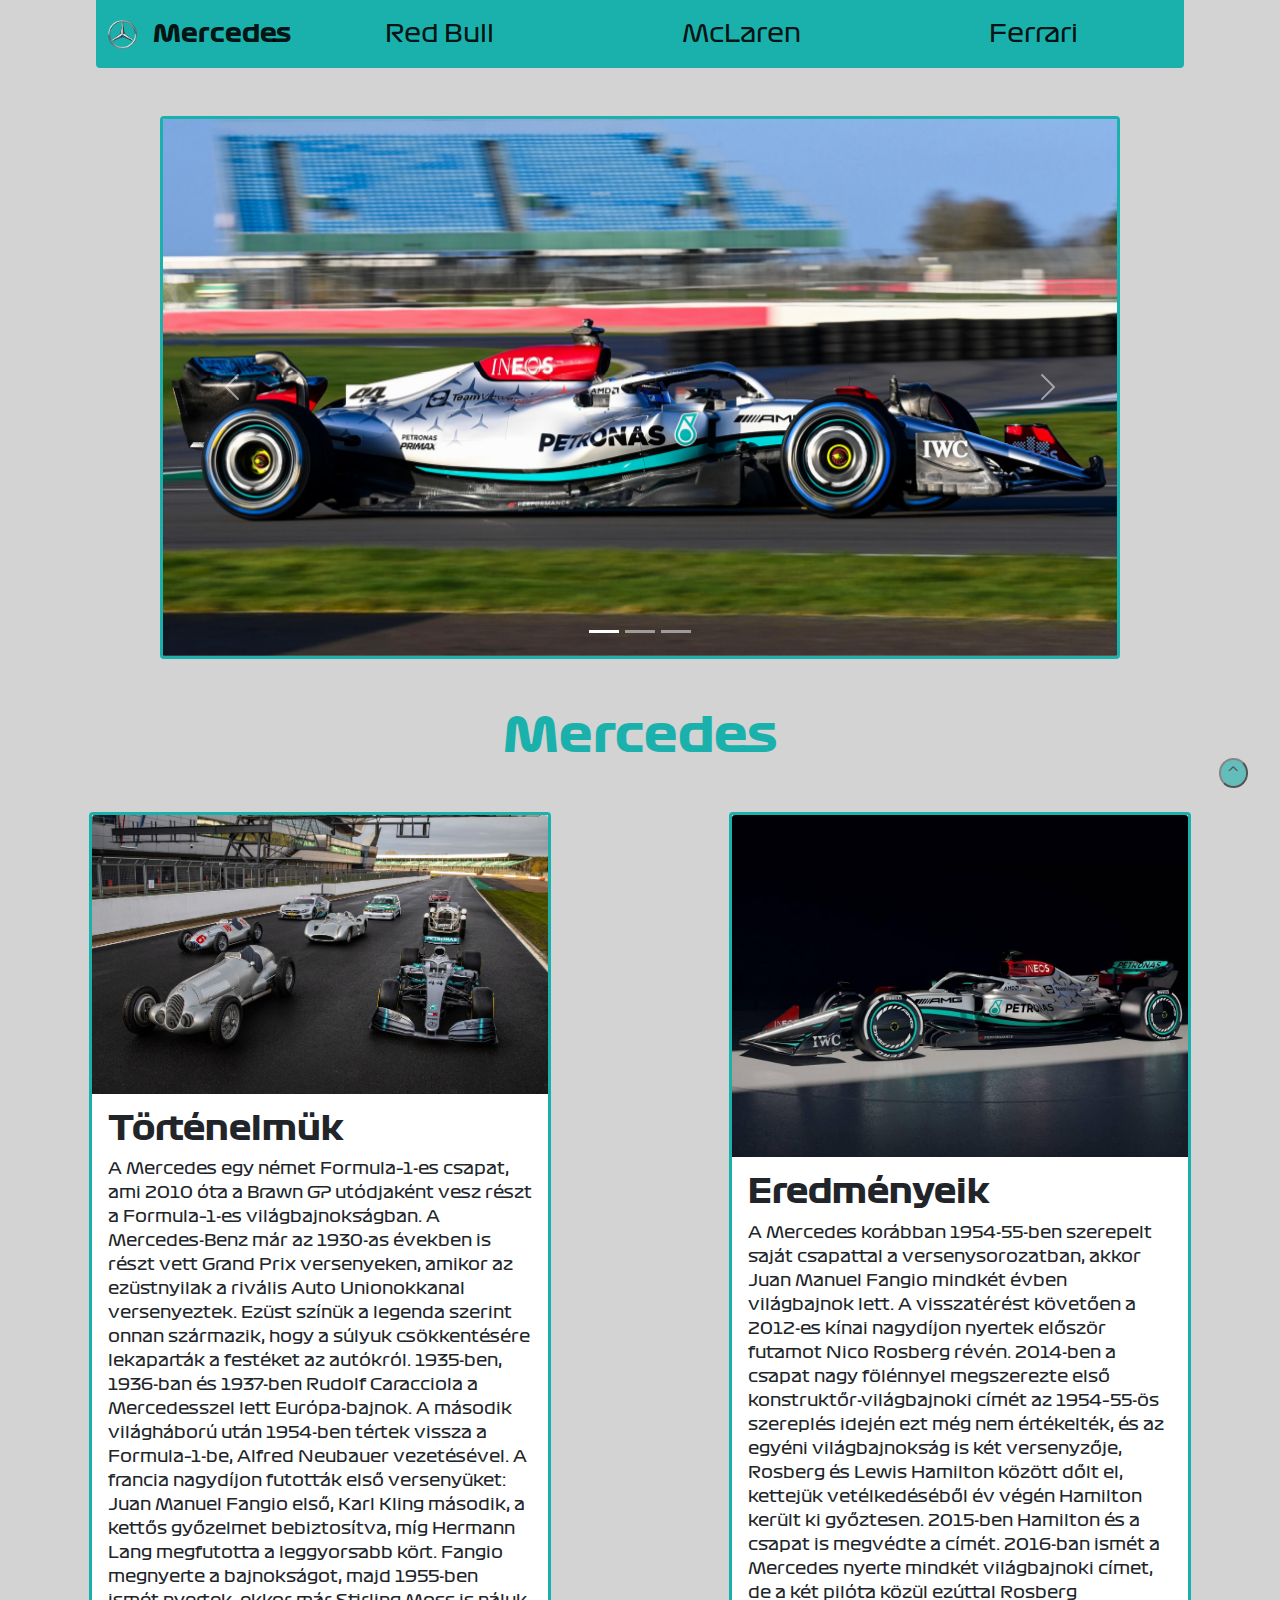
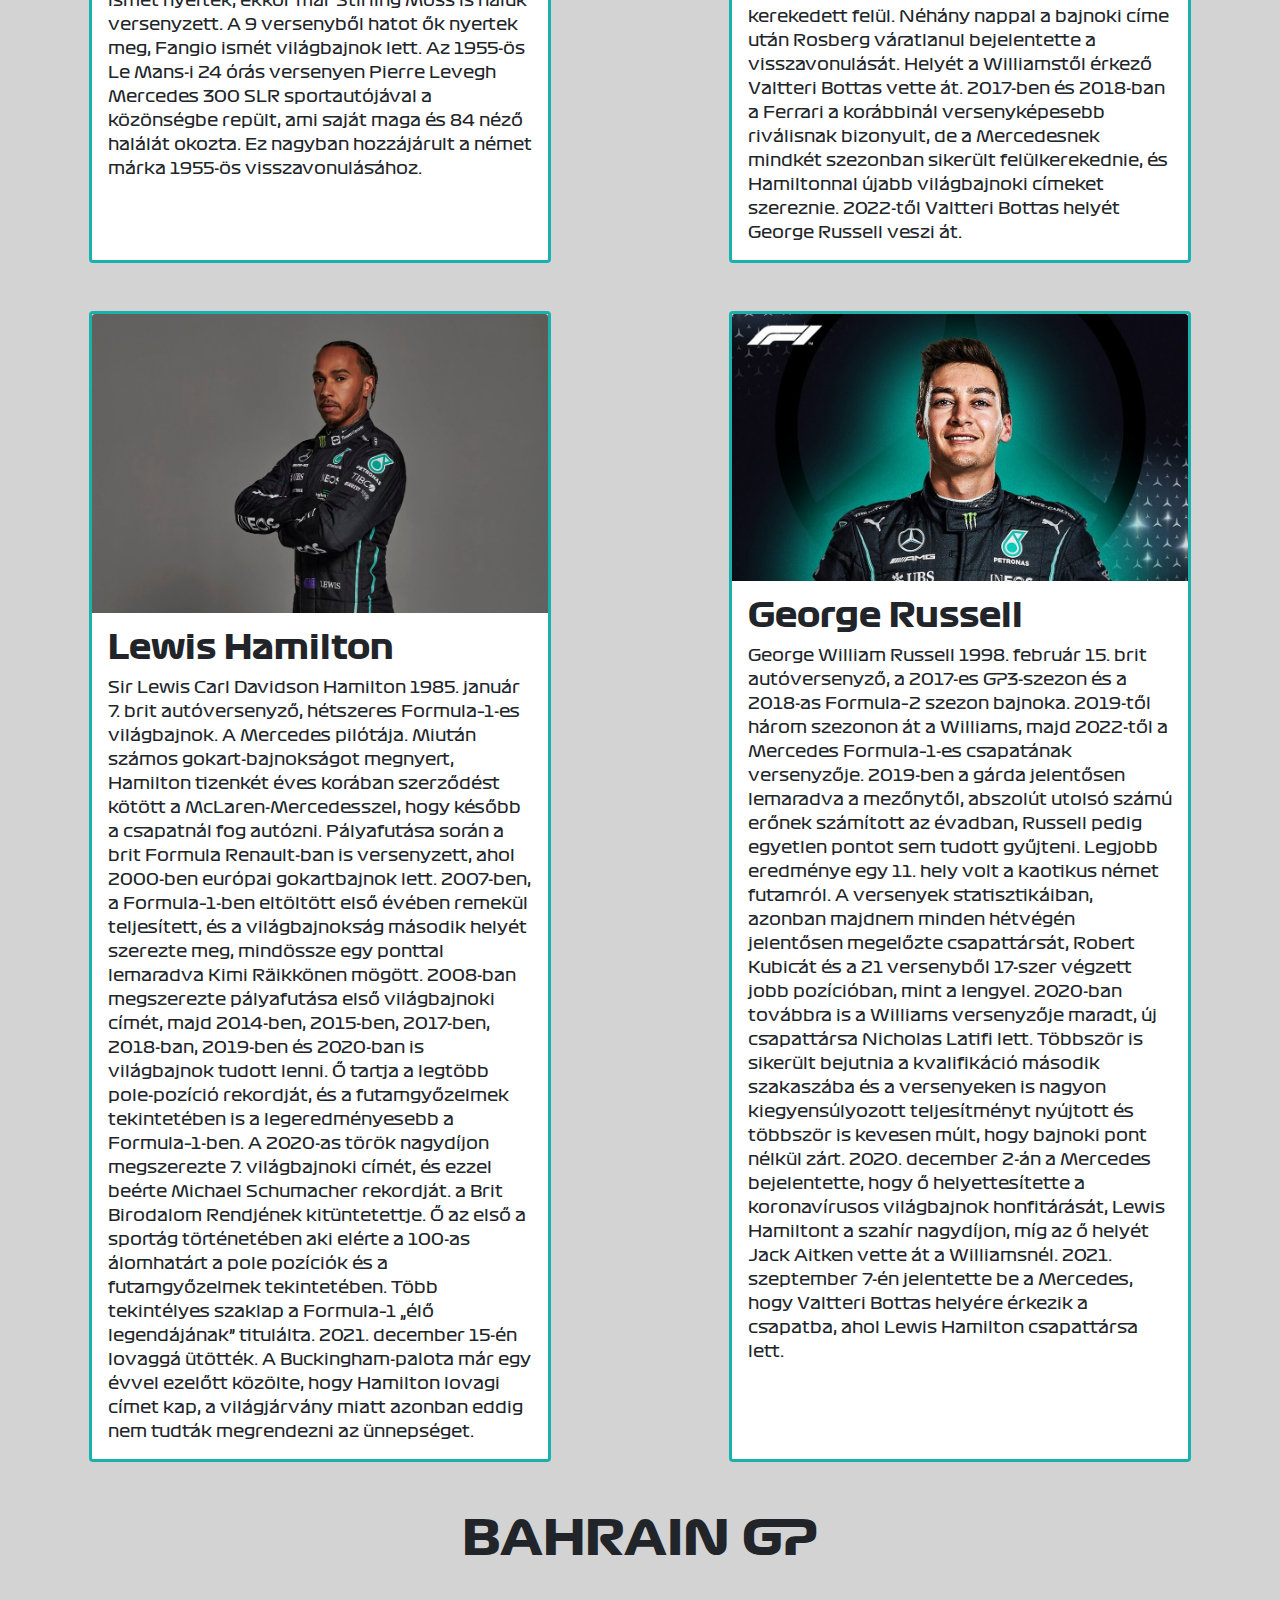
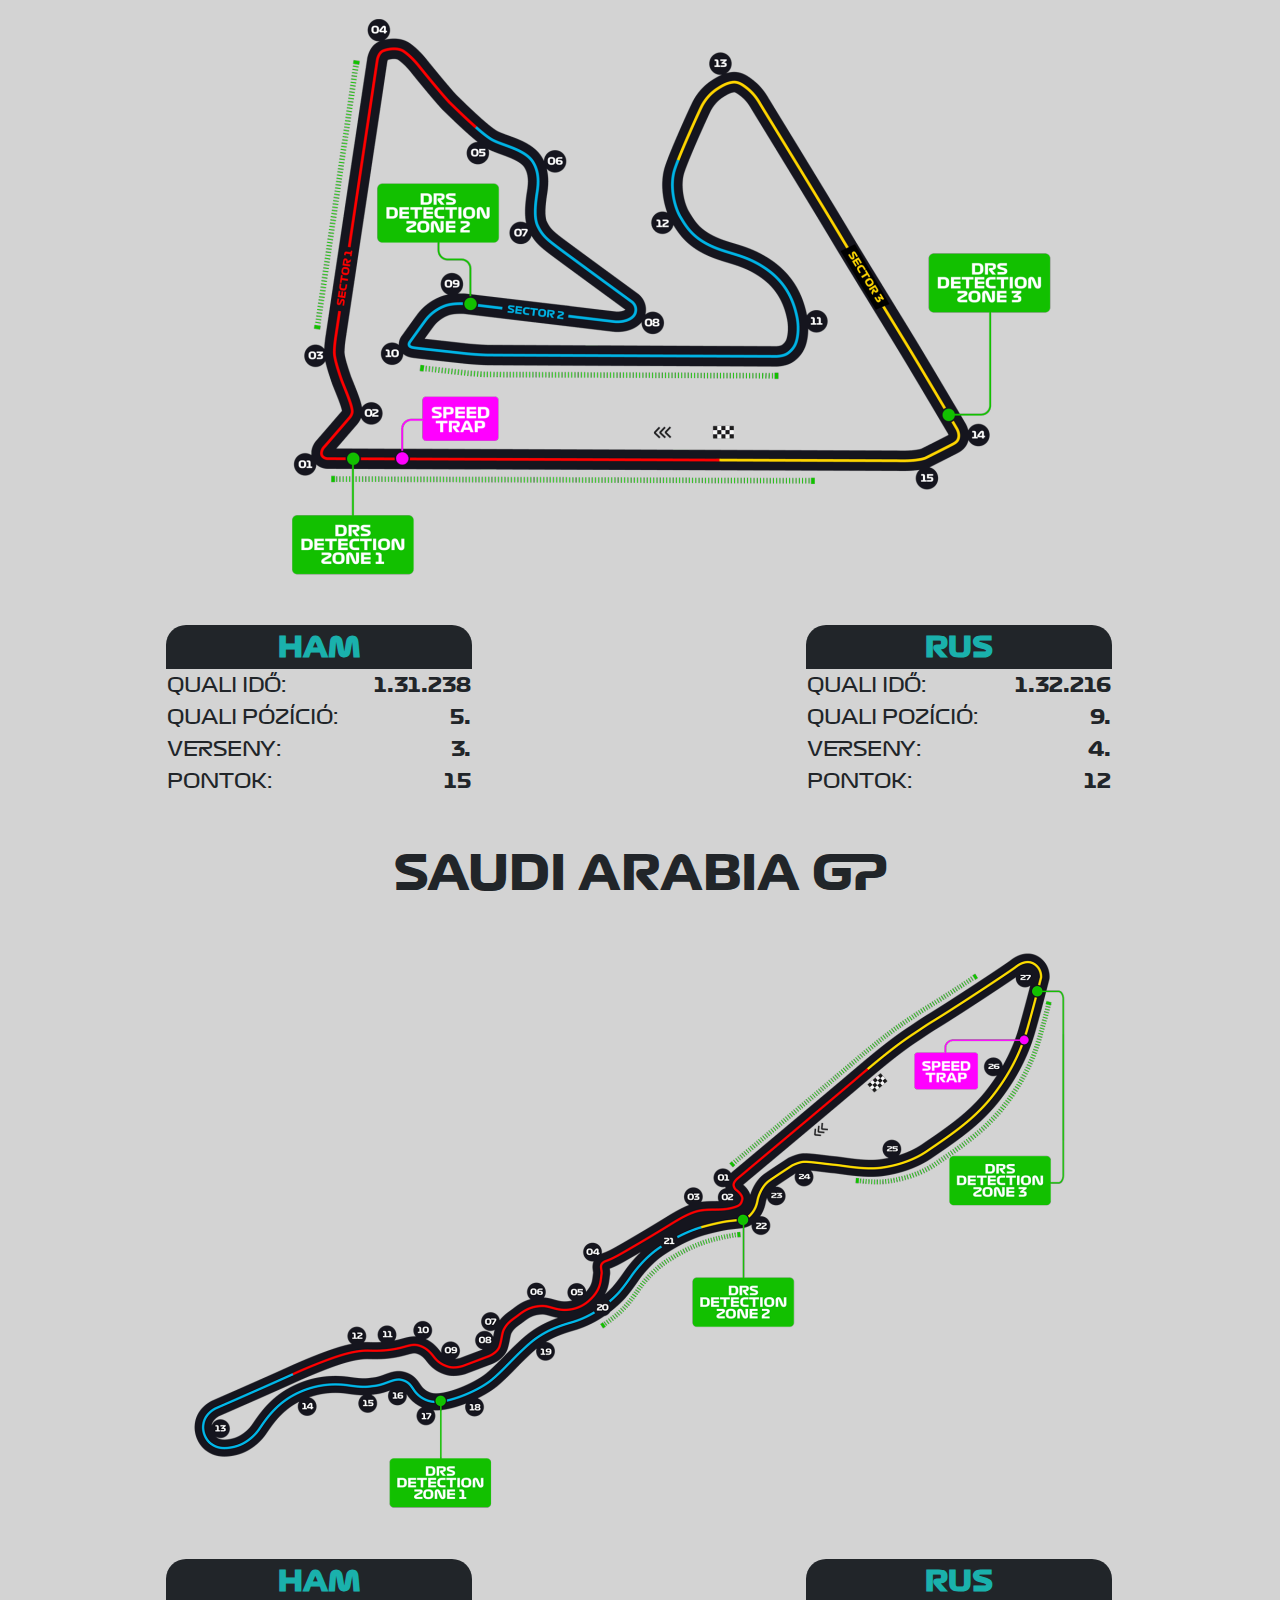
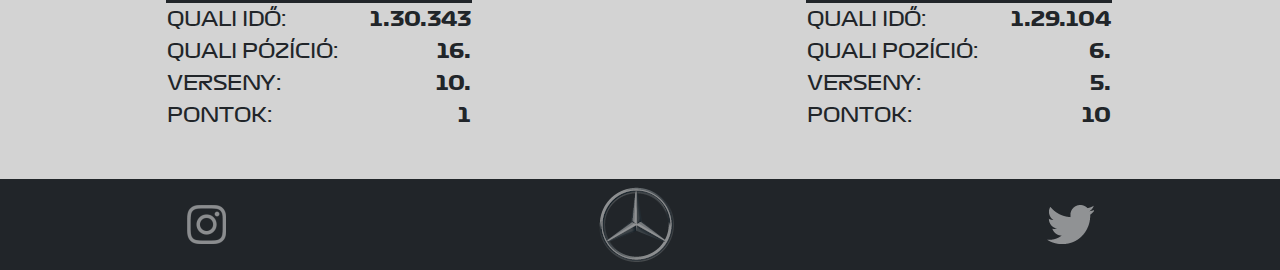
<file: mercedes.html>
<!DOCTYPE html>
<html lang="hu">
<head>
    <meta charset="UTF-8">
    <meta http-equiv="X-UA-Compatible" content="IE=edge">
    <meta name="viewport" content="width=device-width, initial-scale=1.0">
    <link rel="stylesheet" href="bootstrap-5.1.3-dist/css/bootstrap.min.css">
    <link rel="stylesheet" href="style.css">
    <link rel="shortcut icon" href="img/mercedes_logo.png" type="image/x-icon">
    <title>Mercedes</title>
</head>
<body>

  <div id="preloader"></div>
  
  <nav class="navbar navbar-expand-lg navbar-light bg-info mx-auto rounded-bottom">
    <div class="container-fluid">
      <img src="img/mercedes_logo.png" alt="Mercedes logo" width="45" class="d-inline-block align-text-top pe-3">
      <span class="navbar-brand m-0 fs-4 f1_bold">Mercedes</span>
      <button class="navbar-toggler" type="button" data-bs-toggle="collapse" data-bs-target="#navbarSupportedContent" aria-controls="navbarSupportedContent" aria-expanded="false" aria-label="Toggle navigation">
        <span class="navbar-toggler-icon"></span>
      </button>
      <div class="collapse navbar-collapse" id="navbarSupportedContent">
        <ul class="navbar-nav mb-2 mb-lg-0 w-100 justify-content-around">
            <li class="nav-item underline">
              <a class="nav-link active fs-4 f1_regular" aria-current="page" href="redbull.html">Red Bull</a>
            </li>
            <li class="nav-item underline">
              <a class="nav-link active fs-4 f1_regular" aria-current="page" href="index.html">McLaren</a>
            </li>
            <li class="nav-item underline">
              <a class="nav-link active fs-4 f1_regular" aria-current="page" href="ferrari.html">Ferrari</a>
            </li>
        </ul>
      </div>
    </div>
  </nav>

  <div id="carouselExampleIndicators" class="carousel slide w-75 mx-auto my-5" data-bs-ride="carousel">
    <div class="carousel-indicators">
      <button type="button" data-bs-target="#carouselExampleIndicators" data-bs-slide-to="0" class="active" aria-current="true" aria-label="Slide 1"></button>
      <button type="button" data-bs-target="#carouselExampleIndicators" data-bs-slide-to="1" aria-label="Slide 2"></button>
      <button type="button" data-bs-target="#carouselExampleIndicators" data-bs-slide-to="2" aria-label="Slide 3"></button>
    </div>
    <div class="carousel-inner rounded border border_info border-3">
      <div class="carousel-item active">
        <img src="img/merci_carousel_3.jpg" class="d-block w-100" alt="Mercedes a pályán">
      </div>
      <div class="carousel-item">
        <img src="img/merci_carousel_2.jfif" class="d-block w-100" alt="Mercedes esőben">
      </div>
      <div class="carousel-item">
        <img src="img/merci_carousel_1.jpg" class="d-block w-100" alt="Mercedes a pályán">
      </div>
    </div>
    <button class="carousel-control-prev" type="button" data-bs-target="#carouselExampleIndicators" data-bs-slide="prev">
      <span class="carousel-control-prev-icon" aria-hidden="true"></span>
      <span class="visually-hidden">Previous</span>
    </button>
    <button class="carousel-control-next" type="button" data-bs-target="#carouselExampleIndicators" data-bs-slide="next">
      <span class="carousel-control-next-icon" aria-hidden="true"></span>
      <span class="visually-hidden">Next</span>
    </button>
  </div>


      <h1 class="text-center mb-5 f1_bold text-info">Mercedes</h1>


        <div class="row m-0">
          <div class="col-12 col-lg-6 d-flex align-items-stretch mb-5">
            <div class="card w-75 mx-auto border border_info border-rounded border-3">
              <img src="img/mercik.jpg" class="card-img-top img-fluid" alt="Régi Mercedes autók">
              <div class="card-body d-flex flex-column">
                <h2 class="f1_bold fs-2">Történelmük</h2>
                <p class="card-text f1_regular">
                  A Mercedes egy német Formula–1-es csapat, ami 2010 óta a Brawn GP utódjaként vesz részt a Formula–1-es világbajnokságban. A Mercedes-Benz már az 1930-as években is részt vett Grand Prix versenyeken, amikor az ezüstnyilak a rivális Auto Unionokkanal versenyeztek. Ezüst színük a legenda szerint onnan származik, hogy a súlyuk csökkentésére lekaparták a festéket az autókról. 1935-ben, 1936-ban és 1937-ben Rudolf Caracciola a Mercedesszel lett Európa-bajnok. A második világháború után 1954-ben tértek vissza a Formula–1-be, Alfred Neubauer vezetésével. A francia nagydíjon futották első versenyüket: Juan Manuel Fangio első, Karl Kling második, a kettős győzelmet bebiztosítva, míg Hermann Lang megfutotta a leggyorsabb kört. Fangio megnyerte a bajnokságot, majd 1955-ben ismét nyertek, ekkor már Stirling Moss is náluk versenyzett. A 9 versenyből hatot ők nyertek meg, Fangio ismét világbajnok lett. Az 1955-ös Le Mans-i 24 órás versenyen Pierre Levegh Mercedes 300 SLR sportautójával a közönségbe repült, ami saját maga és 84 néző halálát okozta. Ez nagyban hozzájárult a német márka 1955-ös visszavonulásához.
                </p>
              </div>
            </div>
          </div>

          <div class="col-12 col-lg-6 d-flex align-items-stretch mb-5">
            <div class="card w-75 mx-auto border border_info border-rounded border-3">
              <img src="img/merci.jpg" class="card-img-top img-fluid" alt="Mercedes W13">
              <div class="card-body d-flex flex-column">
                <h2 class="f1_bold fs-2">Eredményeik</h2>
                <p class="card-text f1_regular">
                  A Mercedes korábban 1954-55-ben szerepelt saját csapattal a versenysorozatban, akkor Juan Manuel Fangio mindkét évben világbajnok lett. A visszatérést követően a 2012-es kínai nagydíjon nyertek először futamot Nico Rosberg révén. 2014-ben a csapat nagy fölénnyel megszerezte első konstruktőr-világbajnoki címét az 1954–55-ös szereplés idején ezt még nem értékelték, és az egyéni világbajnokság is két versenyzője, Rosberg és Lewis Hamilton között dőlt el, kettejük vetélkedéséből év végén Hamilton került ki győztesen. 2015-ben Hamilton és a csapat is megvédte a címét. 2016-ban ismét a Mercedes nyerte mindkét világbajnoki címet, de a két pilóta közül ezúttal Rosberg kerekedett felül. Néhány nappal a bajnoki címe után Rosberg váratlanul bejelentette a visszavonulását. Helyét a Williamstől érkező Valtteri Bottas vette át. 2017-ben és 2018-ban a Ferrari a korábbinál versenyképesebb riválisnak bizonyult, de a Mercedesnek mindkét szezonban sikerült felülkerekednie, és Hamiltonnal újabb világbajnoki címeket szereznie. 2022-től Valtteri Bottas helyét George Russell veszi át.
                </p>
              </div>
            </div>
          </div>

          <div class="col-12 col-lg-6 d-flex align-items-stretch mb-5">
            <div class="card w-75 mx-auto border border_info border-rounded border-3">
              <img src="img/hamilton.jpg" class="card-img-top img-fluid" alt="Lewis Hamilton">
              <div class="card-body d-flex flex-column">
                <h2 class="f1_bold fs-2">Lewis Hamilton</h2>
                <p class="card-text f1_regular">
                  Sir Lewis Carl Davidson Hamilton 1985. január 7. brit autóversenyző, hétszeres Formula–1-es világbajnok. A Mercedes pilótája. Miután számos gokart-bajnokságot megnyert, Hamilton tizenkét éves korában szerződést kötött a McLaren-Mercedesszel, hogy később a csapatnál fog autózni. Pályafutása során a brit Formula Renault-ban is versenyzett, ahol 2000-ben európai gokartbajnok lett. 2007-ben, a Formula–1-ben eltöltött első évében remekül teljesített, és a világbajnokság második helyét szerezte meg, mindössze egy ponttal lemaradva Kimi Räikkönen mögött. 2008-ban megszerezte pályafutása első világbajnoki címét, majd 2014-ben, 2015-ben, 2017-ben, 2018-ban, 2019-ben és 2020-ban is világbajnok tudott lenni. Ő tartja a legtöbb pole-pozíció rekordját, és a futamgyőzelmek tekintetében is a legeredményesebb a Formula–1-ben. A 2020-as török nagydíjon megszerezte 7. világbajnoki címét, és ezzel beérte Michael Schumacher rekordját. a Brit Birodalom Rendjének kitüntetettje. Ő az első a sportág történetében aki elérte a 100-as álomhatárt a pole pozíciók és a futamgyőzelmek tekintetében. Több tekintélyes szaklap a Formula–1 „élő legendájának” titulálta. 2021. december 15-én lovaggá ütötték. A Buckingham-palota már egy évvel ezelőtt közölte, hogy Hamilton lovagi címet kap, a világjárvány miatt azonban eddig nem tudták megrendezni az ünnepséget.
                </p>
              </div>
            </div>
          </div>

          <div class="col-12 col-lg-6 d-flex align-items-stretch mb-5">
            <div class="card w-75 mx-auto border border_info border-rounded border-3">
              <img src="img/Russell.jpg" class="card-img-top img-fluid" alt="George Russell">
              <div class="card-body d-flex flex-column">
                <h2 class="f1_bold fs-2">George Russell</h2>
                <p class="card-text f1_regular">
                  George William Russell 1998. február 15. brit autóversenyző, a 2017-es GP3-szezon és a 2018-as Formula–2 szezon bajnoka. 2019-től három szezonon át a Williams, majd 2022-től a Mercedes Formula–1-es csapatának versenyzője. 2019-ben a gárda jelentősen lemaradva a mezőnytől, abszolút utolsó számú erőnek számított az évadban, Russell pedig egyetlen pontot sem tudott gyűjteni. Legjobb eredménye egy 11. hely volt a kaotikus német futamról. A versenyek statisztikáiban, azonban majdnem minden hétvégén jelentősen megelőzte csapattársát, Robert Kubicát és a 21 versenyből 17-szer végzett jobb pozícióban, mint a lengyel. 2020-ban továbbra is a Williams versenyzője maradt, új csapattársa Nicholas Latifi lett. Többször is sikerült bejutnia a kvalifikáció második szakaszába és a versenyeken is nagyon kiegyensúlyozott teljesítményt nyújtott és többször is kevesen múlt, hogy bajnoki pont nélkül zárt. 2020. december 2-án a Mercedes bejelentette, hogy ő helyettesítette a koronavírusos világbajnok honfitárását, Lewis Hamiltont a szahír nagydíjon, míg az ő helyét Jack Aitken vette át a Williamsnél. 2021. szeptember 7-én jelentette be a Mercedes, hogy Valtteri Bottas helyére érkezik a csapatba, ahol Lewis Hamilton csapattársa lett.
                </p>
              </div>
            </div>
          </div>
        </div>

        <h1 class="f1_bold mb-5">BAHRAIN GP</h1>

        <div class="row m-0 mb-5">
          <div class="col-3 d-xxl-flex d-none align-items-center">
          <table class="mx-auto w-100">
            <tr>
              <th colspan="2" class="text-center f1_bold fs-3 bg-dark text-info">HAM</th>
              <th></th>
            </tr>
            <tr>
              <td class="f1_regular fs-5">QUALI IDŐ:</td>
              <td class="f1_bold fs-5 text-end">1:31.238</td>
            </tr>
            <tr>
              <td class="f1_regular fs-5">QUALI PÓZÍCIÓ:</td>
              <td class="f1_bold fs-5 text-end">5.</td>
            </tr>
            <tr>
              <td class="f1_regular fs-5">VERSENY:</td>
                <td class="f1_bold fs-5 text-end">3.</td>
            </tr>
            <tr>
              <td class="f1_regular fs-5">PONTOK:</td>
              <td class="f1_bold fs-5 text-end">15</td>
            </tr>
          </table>
          </div>
          <div class="col-xl-12 col-xxl-6">
            <img src="img/bahrain_layout.png" alt="Bahreini vonalvezetés" class="d-block mx-auto img-fluid">
          </div>
          <div class="col-3 d-xxl-flex d-none align-items-center">
            <table class="mx-auto w-100">
              <tr>
                <th colspan="2" class="text-center f1_bold fs-3 bg-dark text-info">RUS</th>
                <th></th>
              </tr>
              <tr>
                <td class="f1_regular fs-5">QUALI IDŐ:</td>
                <td class="f1_bold fs-5 text-end">1:32.216</td>
              </tr>
              <tr>
                <td class="f1_regular fs-5"> QUALI POZÍCIÓ:</td>
                <td class="f1_bold fs-5 text-end">9.</td>
              </tr>
              <tr>
                <td class="f1_regular fs-5">VERSENY:</td>
                <td class="f1_bold fs-5 text-end">4.</td>
              </tr>
              <tr>
                <td class="f1_regular fs-5">PONTOK:</td>
                <td class="f1_bold fs-5 text-end">12</td>
              </tr>
            </table>
          </div>
        </div>

        <div class="row m-0">
          <div class="col-12 mx-auto d-xxl-none d-flex col-lg-6 mb-5">
            <table class="mx-auto w-md-100 w-50">
              <tr>
                <th colspan="2" class="text-center f1_bold fs-3 bg-dark text-info">HAM</th>
                <th></th>
              </tr>
              <tr>
                <td class="f1_regular fs-5">QUALI IDŐ:</td>
                <td class="f1_bold fs-5 text-end">1:31.238</td>
              </tr>
              <tr>
                <td class="f1_regular fs-5">QUALI PÓZÍCIÓ:</td>
                <td class="f1_bold fs-5 text-end">5.</td>
              </tr>
              <tr>
                <td class="f1_regular fs-5">VERSENY:</td>
                  <td class="f1_bold fs-5 text-end">3.</td>
              </tr>
              <tr>
                <td class="f1_regular fs-5">PONTOK:</td>
                <td class="f1_bold fs-5 text-end">15</td>
              </tr>
            </table>
          </div>
          <div class="col-12 mx-auto d-xxl-none d-flex col-lg-6 mb-5">
            <table class="mx-auto w-md-100 w-50">
              <tr>
                <th colspan="2" class="text-center f1_bold fs-3 bg-dark text-info">RUS</th>
                <th></th>
              </tr>
              <tr>
                <td class="f1_regular fs-5">QUALI IDŐ:</td>
                <td class="f1_bold fs-5 text-end">1:32.216</td>
              </tr>
              <tr>
                <td class="f1_regular fs-5"> QUALI POZÍCIÓ:</td>
                <td class="f1_bold fs-5 text-end">9.</td>
              </tr>
              <tr>
                <td class="f1_regular fs-5">VERSENY:</td>
                <td class="f1_bold fs-5 text-end">4.</td>
              </tr>
              <tr>
                <td class="f1_regular fs-5">PONTOK:</td>
                <td class="f1_bold fs-5 text-end">12</td>
              </tr>
            </table>
          </div>
        </div>

        <h1 class="f1_bold mb-5">SAUDI ARABIA GP</h1>

        <div class="row m-0 mb-5">
          <div class="col-3 d-xxl-flex d-none align-items-center">
          <table class="mx-auto w-100">
            <tr>
              <th colspan="2" class="text-center f1_bold fs-3 bg-dark text-info">HAM</th>
              <th></th>
            </tr>
            <tr>
              <td class="f1_regular fs-5">QUALI IDŐ:</td>
              <td class="f1_bold fs-5 text-end">1:30.343</td>
            </tr>
            <tr>
              <td class="f1_regular fs-5">QUALI PÓZÍCIÓ:</td>
              <td class="f1_bold fs-5 text-end">16.</td>
            </tr>
            <tr>
              <td class="f1_regular fs-5">VERSENY:</td>
                <td class="f1_bold fs-5 text-end">10.</td>
            </tr>
            <tr>
              <td class="f1_regular fs-5">PONTOK:</td>
              <td class="f1_bold fs-5 text-end">1</td>
            </tr>
          </table>
          </div>
          <div class="col-xl-12 col-xxl-6">
            <img src="img/saudi_arabia_layout.png" alt="Saudi Arabia vonalvezetés" class="d-block mx-auto img-fluid">
          </div>
          <div class="col-3 d-xxl-flex d-none align-items-center">
            <table class="mx-auto w-100">
              <tr>
                <th colspan="2" class="text-center f1_bold fs-3 bg-dark text-info">RUS</th>
                <th></th>
              </tr>
              <tr>
                <td class="f1_regular fs-5">QUALI IDŐ:</td>
                <td class="f1_bold fs-5 text-end">1:29.104</td>
              </tr>
              <tr>
                <td class="f1_regular fs-5"> QUALI POZÍCIÓ:</td>
                <td class="f1_bold fs-5 text-end">6.</td>
              </tr>
              <tr>
                <td class="f1_regular fs-5">VERSENY:</td>
                <td class="f1_bold fs-5 text-end">5.</td>
              </tr>
              <tr>
                <td class="f1_regular fs-5">PONTOK:</td>
                <td class="f1_bold fs-5 text-end">10</td>
              </tr>
            </table>
          </div>
        </div>

        <div class="row m-0">
          <div class="col-12 mx-auto d-xxl-none d-flex col-lg-6 mb-5">
            <table class="mx-auto w-md-100 w-50">
              <tr>
                <th colspan="2" class="text-center f1_bold fs-3 bg-dark text-info">HAM</th>
                <th></th>
              </tr>
              <tr>
                <td class="f1_regular fs-5">QUALI IDŐ:</td>
                <td class="f1_bold fs-5 text-end">1:30.343</td>
              </tr>
              <tr>
                <td class="f1_regular fs-5">QUALI PÓZÍCIÓ:</td>
                <td class="f1_bold fs-5 text-end">16.</td>
              </tr>
              <tr>
                <td class="f1_regular fs-5">VERSENY:</td>
                  <td class="f1_bold fs-5 text-end">10.</td>
              </tr>
              <tr>
                <td class="f1_regular fs-5">PONTOK:</td>
                <td class="f1_bold fs-5 text-end">1</td>
              </tr>
            </table>
          </div>
          <div class="col-12 mx-auto d-xxl-none d-flex col-lg-6 mb-5">
            <table class="mx-auto w-md-100 w-50">
              <tr>
                <th colspan="2" class="text-center f1_bold fs-3 bg-dark text-info">RUS</th>
                <th></th>
              </tr>
              <tr>
                <td class="f1_regular fs-5">QUALI IDŐ:</td>
                <td class="f1_bold fs-5 text-end">1:29.104</td>
              </tr>
              <tr>
                <td class="f1_regular fs-5"> QUALI POZÍCIÓ:</td>
                <td class="f1_bold fs-5 text-end">6.</td>
              </tr>
              <tr>
                <td class="f1_regular fs-5">VERSENY:</td>
                <td class="f1_bold fs-5 text-end">5.</td>
              </tr>
              <tr>
                <td class="f1_regular fs-5">PONTOK:</td>
                <td class="f1_bold fs-5 text-end">10</td>
              </tr>
            </table>
          </div>
        </div>

  
  


</div>  
      
      
      <button class="d-hide back-to-top back-to-top-mercedes" onclick="topFunction()" id="myBtn" title="Go to top">^</button>

      <footer class="d-flex justify-content-around align-items-center bg-dark">
        <a href="https://www.instagram.com/mercedesamgf1/" target="_blank"><img src="img/kicsi_insta.png" alt="Mercedes instagram" class="footer_logo d-block mx-auto"></a>
        <a href="https://www.mercedesamgf1.com/en/" target="_blank"><img src="img/mercedes_logo_footer.png" alt="Mercedes hivatalos weboldal" class="img-fluid footer_logo py-2 d-block mx-auto"></a>
        <a href="https://twitter.com/mercedesamgf1" target="_blank"><img src="img/twitter.png" alt="Mercedes twitter" class="footer_logo d-block mx-auto"></a>
      </footer>

      <script src="back_to_top.js"></script>
      <script src="preloader.js"></script>
    <script src="https://cdn.jsdelivr.net/npm/bootstrap@5.1.3/dist/js/bootstrap.bundle.min.js" integrity="sha384-ka7Sk0Gln4gmtz2MlQnikT1wXgYsOg+OMhuP+IlRH9sENBO0LRn5q+8nbTov4+1p" crossorigin="anonymous"></script>
</body>
</html>
</file>
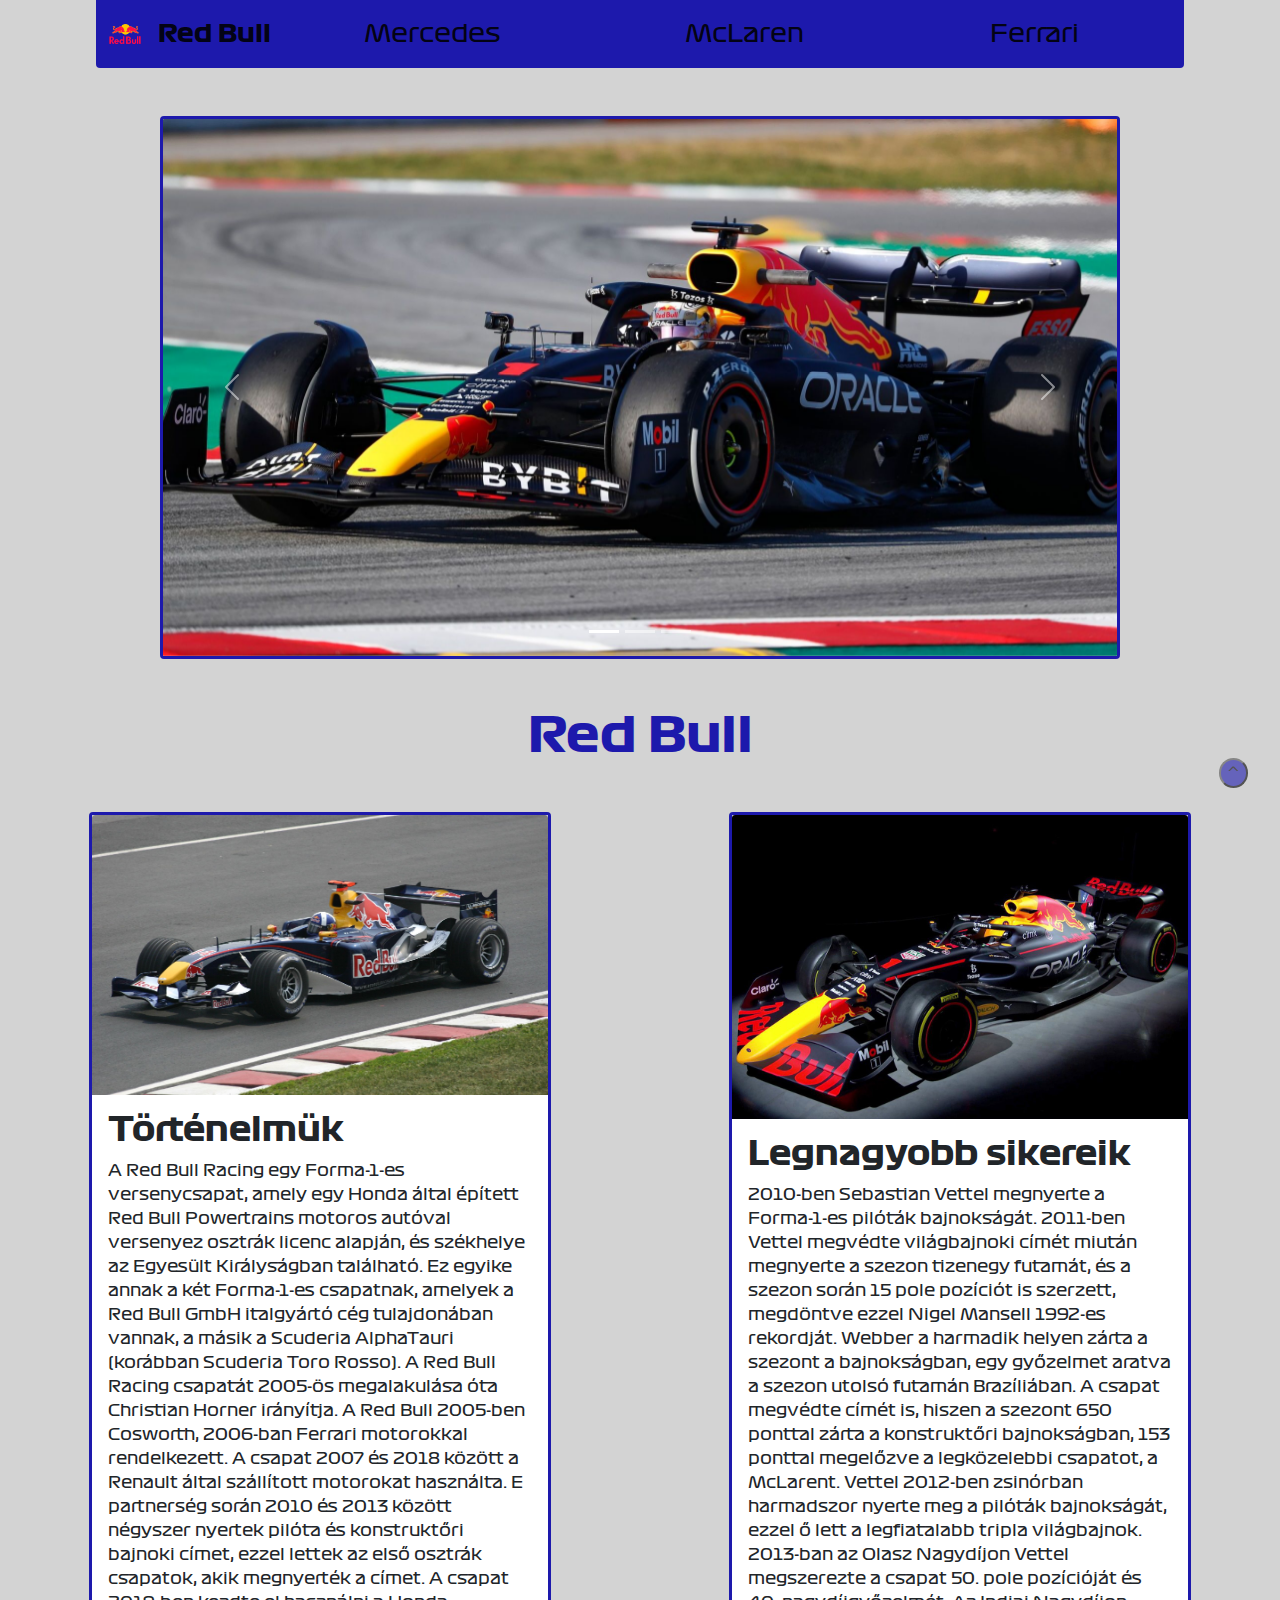
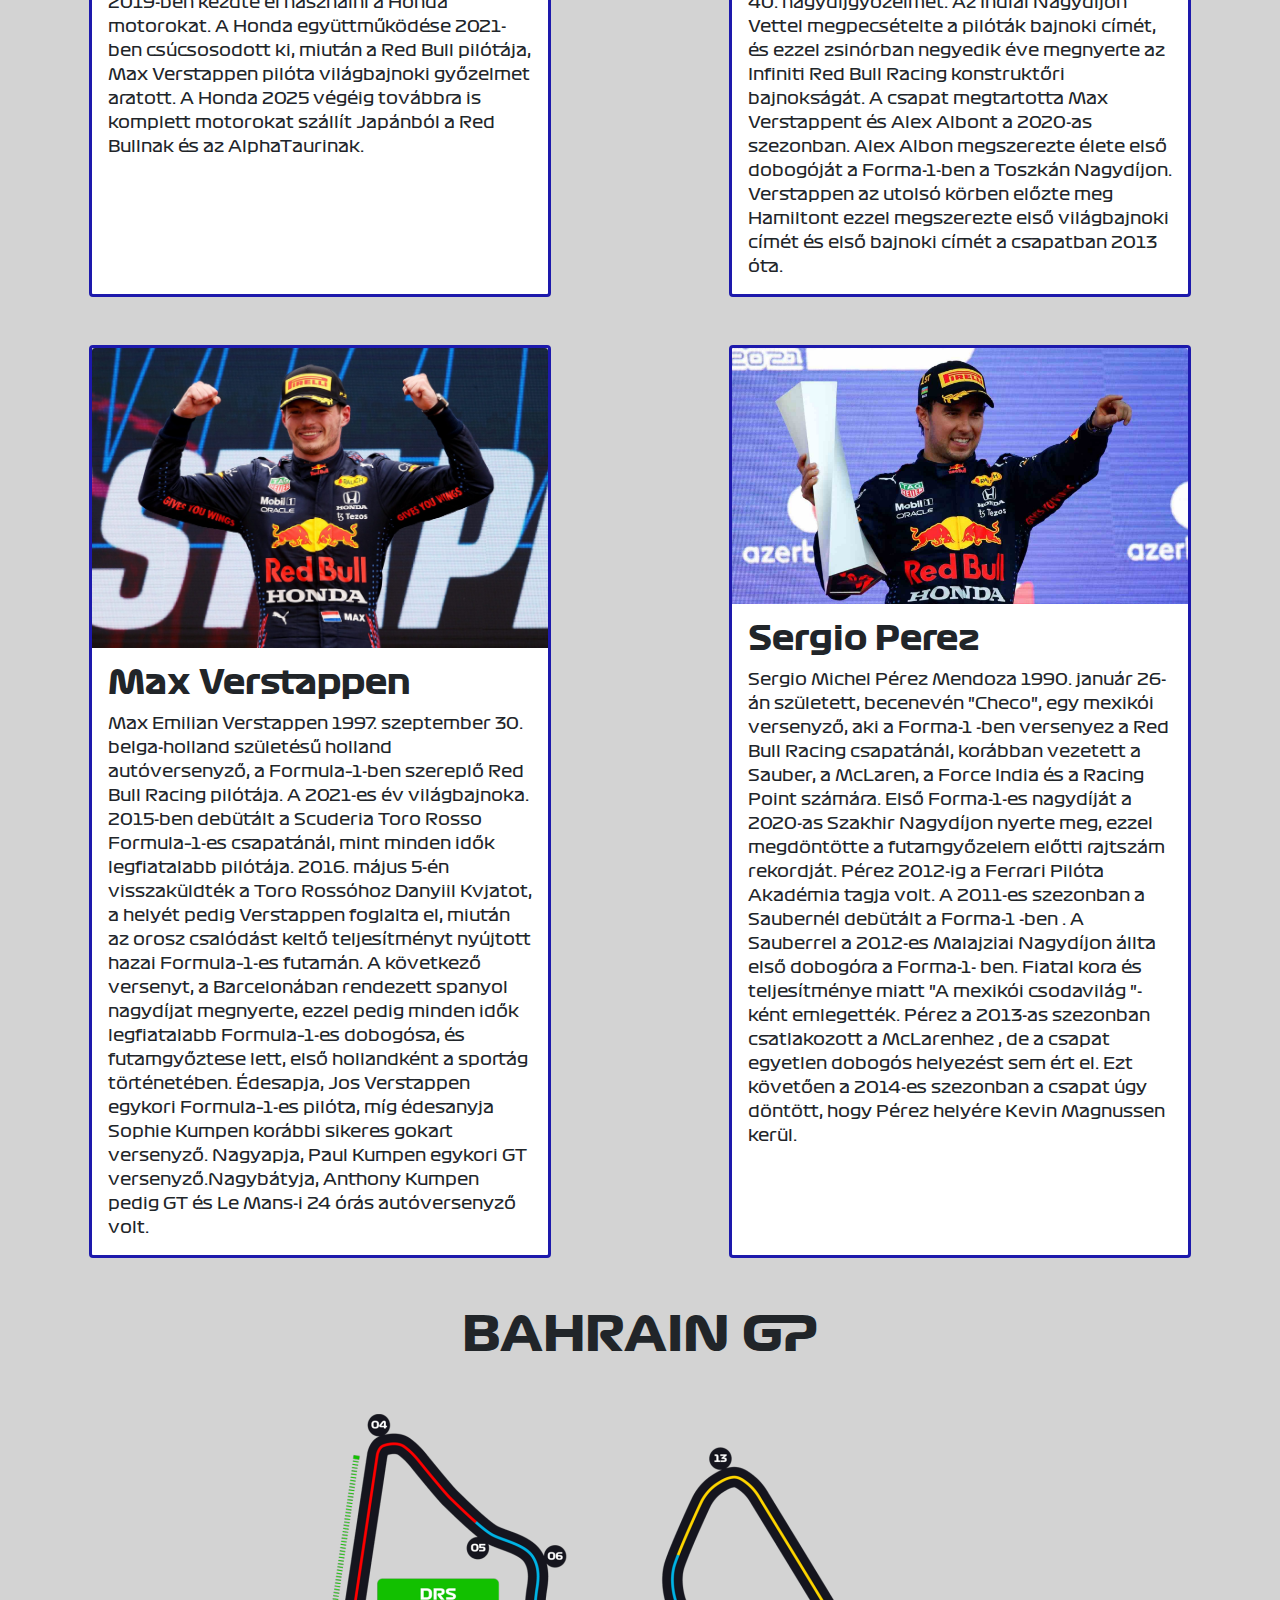
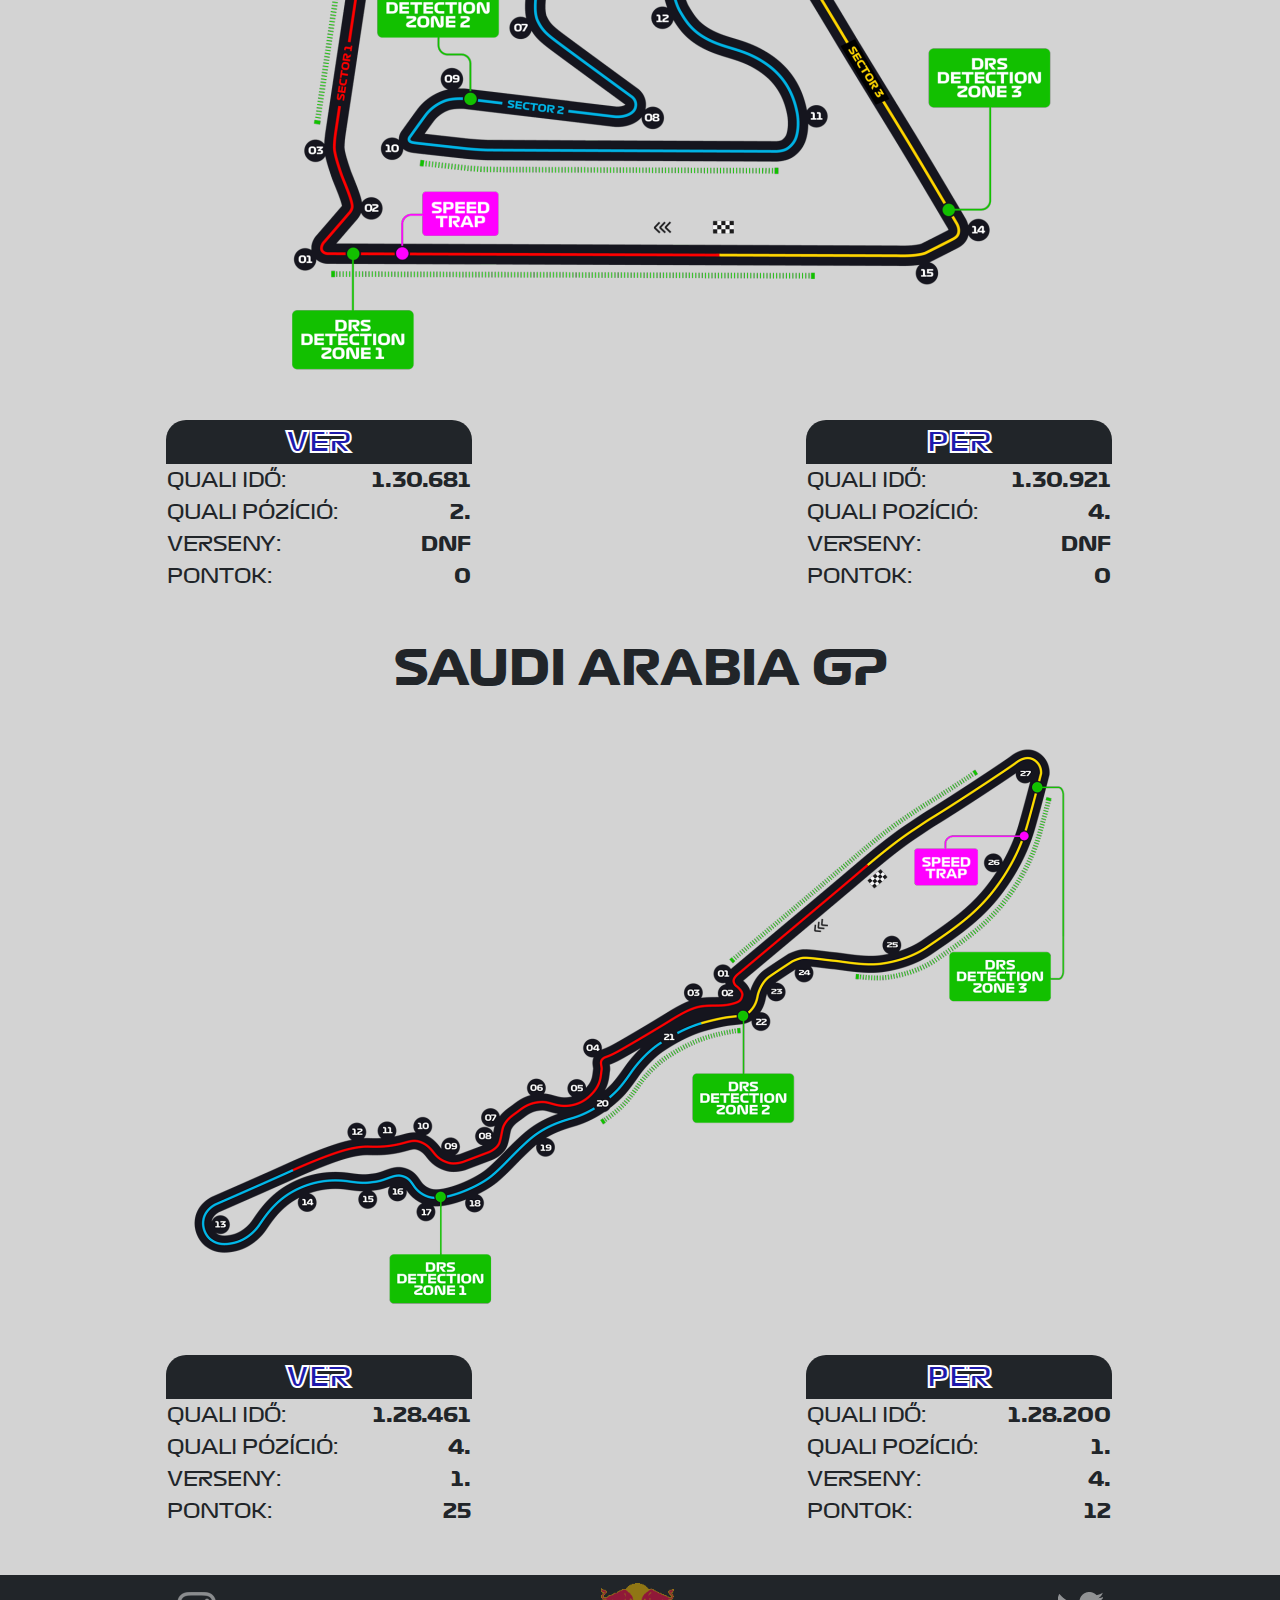
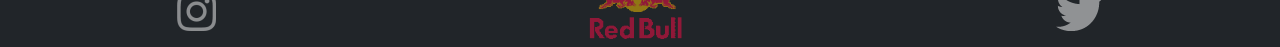
<file: redbull.html>
<!DOCTYPE html>
<html lang="hu">
<head>
    <meta charset="UTF-8">
    <meta http-equiv="X-UA-Compatible" content="IE=edge">
    <meta name="viewport" content="width=device-width, initial-scale=1.0">
    <link rel="stylesheet" href="bootstrap-5.1.3-dist/css/bootstrap.min.css">
    <link rel="stylesheet" href="style.css">
    <link rel="shortcut icon" href="img/redbull_logo.png" type="image/x-icon">
    <title>Red Bull</title>
</head>
<body>

  <div id="preloader"></div>

  <nav class="navbar navbar-expand-lg navbar-light bg-primary mx-auto rounded-bottom">
    <div class="container-fluid">
      <img src="img/redbull_logo.png" alt="Red Bull logo" width="50" class="d-inline-block align-text-top pe-3">
      <span class="navbar-brand m-0 fs-4 f1_bold">Red Bull</span>
      <button class="navbar-toggler" type="button" data-bs-toggle="collapse" data-bs-target="#navbarSupportedContent" aria-controls="navbarSupportedContent" aria-expanded="false" aria-label="Toggle navigation">
        <span class="navbar-toggler-icon"></span>
      </button>
      <div class="collapse navbar-collapse" id="navbarSupportedContent">
        <ul class="navbar-nav mb-2 mb-lg-0 w-100 justify-content-around">
            <li class="nav-item underline">
              <a class="nav-link active fs-4 f1_regular" aria-current="page" href="mercedes.html">Mercedes</a>
            </li>
            <li class="nav-item underline">
              <a class="nav-link active fs-4 f1_regular" aria-current="page" href="index.html">McLaren</a>
            </li>
            <li class="nav-item underline">
              <a class="nav-link active fs-4 f1_regular" aria-current="page" href="ferrari.html">Ferrari</a>
            </li>
        </ul>
      </div>
    </div>
  </nav>

  <div id="carouselExampleIndicators" class="carousel slide w-75 mx-auto my-5" data-bs-ride="carousel">
    <div class="carousel-indicators">
      <button type="button" data-bs-target="#carouselExampleIndicators" data-bs-slide-to="0" class="active" aria-current="true" aria-label="Slide 1"></button>
      <button type="button" data-bs-target="#carouselExampleIndicators" data-bs-slide-to="1" aria-label="Slide 2"></button>
      <button type="button" data-bs-target="#carouselExampleIndicators" data-bs-slide-to="2" aria-label="Slide 3"></button>
    </div>
    <div class="carousel-inner rounded border border_blue border-3">
      <div class="carousel-item active">
        <img src="img/redbull_carousel_1.jpg" class="d-block w-100" alt="Red Bull a pályán">
      </div>
      <div class="carousel-item">
        <img src="img/redbull_carousel_2.jpg" class="d-block w-100" alt="Red Bull a pályán">
      </div>
      <div class="carousel-item">
        <img src="img/redbull_carousel_3.jpg" class="d-block w-100" alt="Red Bull a pályán">
      </div>
    </div>
    <button class="carousel-control-prev" type="button" data-bs-target="#carouselExampleIndicators" data-bs-slide="prev">
      <span class="carousel-control-prev-icon" aria-hidden="true"></span>
      <span class="visually-hidden">Previous</span>
    </button>
    <button class="carousel-control-next" type="button" data-bs-target="#carouselExampleIndicators" data-bs-slide="next">
      <span class="carousel-control-next-icon" aria-hidden="true"></span>
      <span class="visually-hidden">Next</span>
    </button>
  </div>


      <h1 class="text-center mb-5 f1_bold text-primary">Red Bull</h1>


        <div class="row m-0">
          <div class="col-12 col-lg-6 d-flex align-items-stretch mb-5">
            <div class="card w-75 mx-auto border border_blue border-rounded border-3">
              <img src="img/redbull regi auto.jpg" class="card-img-top img-fluid" alt="Régi Red Bull">
              <div class="card-body d-flex flex-column">
                <h2 class="f1_bold fs-2">Történelmük</h2>
                <p class="card-text f1_regular">
                  A Red Bull Racing egy Forma-1-es versenycsapat, amely egy Honda által épített Red Bull Powertrains motoros autóval versenyez osztrák licenc alapján, és székhelye az Egyesült Királyságban található. Ez egyike annak a két Forma-1-es csapatnak, amelyek a Red Bull GmbH italgyártó cég tulajdonában vannak, a másik a Scuderia AlphaTauri (korábban Scuderia Toro Rosso). A Red Bull Racing csapatát 2005-ös megalakulása óta Christian Horner irányítja. A Red Bull 2005-ben Cosworth, 2006-ban Ferrari motorokkal rendelkezett. A csapat 2007 és 2018 között a Renault által szállított motorokat használta. E partnerség során 2010 és 2013 között négyszer nyertek pilóta és konstruktőri bajnoki címet, ezzel lettek az első osztrák csapatok, akik megnyerték a címet. A csapat 2019-ben kezdte el használni a Honda motorokat. A Honda együttműködése 2021-ben csúcsosodott ki, miután a Red Bull pilótája, Max Verstappen pilóta világbajnoki győzelmet aratott. A Honda 2025 végéig továbbra is komplett motorokat szállít Japánból a Red Bullnak és az AlphaTaurinak.
                </p>
              </div>
            </div>
          </div>

          <div class="col-12 col-lg-6 d-flex align-items-stretch mb-5">
            <div class="card w-75 mx-auto border border_blue border-rounded border-3">
              <img src="img/redbull.jpg" class="card-img-top img-fluid" alt="Red Bull RB-18">
              <div class="card-body d-flex flex-column">
                <h2 class="f1_bold fs-2">Legnagyobb sikereik</h2>
                <p class="card-text f1_regular">
                  2010-ben Sebastian Vettel megnyerte a Forma-1-es pilóták bajnokságát. 2011-ben Vettel megvédte világbajnoki címét miután megnyerte a szezon tizenegy futamát, és a szezon során 15 pole pozíciót is szerzett, megdöntve ezzel Nigel Mansell 1992-es rekordját. Webber a harmadik helyen zárta a szezont a bajnokságban, egy győzelmet aratva a szezon utolsó futamán Brazíliában. A csapat megvédte címét is, hiszen a szezont 650 ponttal zárta a konstruktőri bajnokságban, 153 ponttal megelőzve a legközelebbi csapatot, a McLarent. Vettel 2012-ben zsinórban harmadszor nyerte meg a pilóták bajnokságát, ezzel ő lett a legfiatalabb tripla világbajnok. 2013-ban az Olasz Nagydíjon Vettel megszerezte a csapat 50. pole pozícióját és 40. nagydíjgyőzelmét. Az Indiai Nagydíjon Vettel megpecsételte a pilóták bajnoki címét, és ezzel zsinórban negyedik éve megnyerte az Infiniti Red Bull Racing konstruktőri bajnokságát. A csapat megtartotta Max Verstappent és Alex Albont a 2020-as szezonban. Alex Albon megszerezte élete első dobogóját a Forma-1-ben a Toszkán Nagydíjon. Verstappen az utolsó körben előzte meg Hamiltont ezzel megszerezte első világbajnoki címét és első bajnoki címét a csapatban 2013 óta.
                </p>
              </div>
            </div>
          </div>

          <div class="col-12 col-lg-6 d-flex align-items-stretch mb-5">
            <div class="card w-75 mx-auto border border_blue border-rounded border-3">
              <img src="img/Verstappen.jpeg" class="card-img-top img-fluid" alt="Max Verstappen">
              <div class="card-body d-flex flex-column">
                <h2 class="f1_bold fs-2">Max Verstappen</h2>
                <p class="card-text f1_regular">
                  Max Emilian Verstappen 1997. szeptember 30. belga-holland születésű holland autóversenyző, a Formula–1-ben szereplő Red Bull Racing pilótája. A 2021-es év világbajnoka. 2015-ben debütált a Scuderia Toro Rosso Formula–1-es csapatánál, mint minden idők legfiatalabb pilótája. 2016. május 5-én visszaküldték a Toro Rossóhoz Danyiil Kvjatot, a helyét pedig Verstappen foglalta el, miután az orosz csalódást keltő teljesítményt nyújtott hazai Formula–1-es futamán. A következő versenyt, a Barcelonában rendezett spanyol nagydíjat megnyerte, ezzel pedig minden idők legfiatalabb Formula–1-es dobogósa, és futamgyőztese lett, első hollandként a sportág történetében. Édesapja, Jos Verstappen egykori Formula–1-es pilóta, míg édesanyja Sophie Kumpen korábbi sikeres gokart versenyző. Nagyapja, Paul Kumpen egykori GT versenyző.Nagybátyja, Anthony Kumpen pedig GT és Le Mans-i 24 órás autóversenyző volt.
                </p>
              </div>
            </div>
          </div>

          <div class="col-12 col-lg-6 d-flex align-items-stretch mb-5">
            <div class="card w-75 mx-auto border border_blue border-rounded border-3">
              <img src="img/perez.jpg" class="card-img-top img-fluid" alt="Sergio Perez">
              <div class="card-body d-flex flex-column">
                <h2 class="f1_bold fs-2">Sergio Perez</h2>
                <p class="card-text f1_regular">
                  Sergio Michel Pérez Mendoza 1990. január 26-án született, becenevén "Checo", egy mexikói versenyző, aki a Forma-1 -ben versenyez a Red Bull Racing csapatánál, korábban vezetett a Sauber, a McLaren, a Force India és a Racing Point számára. Első Forma-1-es nagydíját a 2020-as Szakhir Nagydíjon nyerte meg, ezzel megdöntötte a futamgyőzelem előtti rajtszám rekordját. Pérez 2012-ig a Ferrari Pilóta Akadémia tagja volt. A 2011-es szezonban a Saubernél debütált a Forma-1 -ben . A Sauberrel a 2012-es Malajziai Nagydíjon állta első dobogóra a Forma-1- ben. Fiatal kora és teljesítménye miatt "A mexikói csodavilág "-ként emlegették. Pérez a 2013-as szezonban csatlakozott a McLarenhez , de a csapat egyetlen dobogós helyezést sem ért el. Ezt követően a 2014-es szezonban a csapat úgy döntött, hogy Pérez helyére Kevin Magnussen kerül.
                </p>
              </div>
            </div>
          </div>
        </div>

        <h1 class="f1_bold mb-5">BAHRAIN GP</h1>

        <div class="row m-0 mb-5">
          <div class="col-3 d-xxl-flex d-none align-items-center">
          <table class="mx-auto w-100">
            <tr>
              <th colspan="2" class="text-center f1_bold fs-3 bg-dark text-primary outline">VER</th>
              <th></th>
            </tr>
            <tr>
              <td class="f1_regular fs-5">QUALI IDŐ:</td>
              <td class="f1_bold fs-5 text-end">1:30.681</td>
            </tr>
            <tr>
              <td class="f1_regular fs-5">QUALI PÓZÍCIÓ:</td>
              <td class="f1_bold fs-5 text-end">2.</td>
            </tr>
            <tr>
              <td class="f1_regular fs-5">VERSENY:</td>
                <td class="f1_bold fs-5 text-end">DNF</td>
            </tr>
            <tr>
              <td class="f1_regular fs-5">PONTOK:</td>
              <td class="f1_bold fs-5 text-end">0</td>
            </tr>
          </table>
          </div>
          <div class="col-xl-12 col-xxl-6">
            <img src="img/bahrain_layout.png" alt="Bahreini vonalvezetés" class="d-block mx-auto img-fluid">
          </div>
          <div class="col-3 d-xxl-flex d-none align-items-center">
            <table class="mx-auto w-100">
              <tr>
                <th colspan="2" class="text-center f1_bold fs-3 bg-dark text-primary outline">PER</th>
                <th></th>
              </tr>
              <tr>
                <td class="f1_regular fs-5">QUALI IDŐ:</td>
                <td class="f1_bold fs-5 text-end">1:30.921</td>
              </tr>
              <tr>
                <td class="f1_regular fs-5"> QUALI POZÍCIÓ:</td>
                <td class="f1_bold fs-5 text-end">4.</td>
              </tr>
              <tr>
                <td class="f1_regular fs-5">VERSENY:</td>
                <td class="f1_bold fs-5 text-end">DNF</td>
              </tr>
              <tr>
                <td class="f1_regular fs-5">PONTOK:</td>
                <td class="f1_bold fs-5 text-end">0</td>
              </tr>
            </table>
          </div>
        </div>

        <div class="row m-0">
          <div class="col-12 mx-auto d-xxl-none d-flex col-lg-6 mb-5">
            <table class="mx-auto w-md-100 w-50">
              <tr>
                <th colspan="2" class="text-center f1_bold fs-3 bg-dark text-primary outline">VER</th>
                <th></th>
              </tr>
              <tr>
                <td class="f1_regular fs-5">QUALI IDŐ:</td>
                <td class="f1_bold fs-5 text-end">1:30.681</td>
              </tr>
              <tr>
                <td class="f1_regular fs-5">QUALI PÓZÍCIÓ:</td>
                <td class="f1_bold fs-5 text-end">2.</td>
              </tr>
              <tr>
                <td class="f1_regular fs-5">VERSENY:</td>
                  <td class="f1_bold fs-5 text-end">DNF</td>
              </tr>
              <tr>
                <td class="f1_regular fs-5">PONTOK:</td>
                <td class="f1_bold fs-5 text-end">0</td>
              </tr>
            </table>
          </div>
          <div class="col-12 mx-auto d-xxl-none d-flex col-lg-6 mb-5">
            <table class="mx-auto w-md-100 w-50">
              <tr>
                <th colspan="2" class="text-center f1_bold fs-3 bg-dark text-primary outline">PER</th>
                <th></th>
              </tr>
              <tr>
                <td class="f1_regular fs-5">QUALI IDŐ:</td>
                <td class="f1_bold fs-5 text-end">1:30.921</td>
              </tr>
              <tr>
                <td class="f1_regular fs-5"> QUALI POZÍCIÓ:</td>
                <td class="f1_bold fs-5 text-end">4.</td>
              </tr>
              <tr>
                <td class="f1_regular fs-5">VERSENY:</td>
                <td class="f1_bold fs-5 text-end">DNF</td>
              </tr>
              <tr>
                <td class="f1_regular fs-5">PONTOK:</td>
                <td class="f1_bold fs-5 text-end">0</td>
              </tr>
            </table>
          </div>
        </div>

        <h1 class="f1_bold mb-5">SAUDI ARABIA GP</h1>

        <div class="row m-0 mb-5">
          <div class="col-3 d-xxl-flex d-none align-items-center">
          <table class="mx-auto w-100">
            <tr>
              <th colspan="2" class="text-center f1_bold fs-3 bg-dark text-primary outline">VER</th>
              <th></th>
            </tr>
            <tr>
              <td class="f1_regular fs-5">QUALI IDŐ:</td>
              <td class="f1_bold fs-5 text-end">1:28.461</td>
            </tr>
            <tr>
              <td class="f1_regular fs-5">QUALI PÓZÍCIÓ:</td>
              <td class="f1_bold fs-5 text-end">4.</td>
            </tr>
            <tr>
              <td class="f1_regular fs-5">VERSENY:</td>
                <td class="f1_bold fs-5 text-end">1.</td>
            </tr>
            <tr>
              <td class="f1_regular fs-5">PONTOK:</td>
              <td class="f1_bold fs-5 text-end">25</td>
            </tr>
          </table>
          </div>
          <div class="col-xl-12 col-xxl-6">
            <img src="img/saudi_arabia_layout.png" alt="Saudi Arabia vonalvezetés" class="d-block mx-auto img-fluid">
          </div>
          <div class="col-3 d-xxl-flex d-none align-items-center">
            <table class="mx-auto w-100">
              <tr>
                <th colspan="2" class="text-center f1_bold fs-3 bg-dark text-primary outline">PER</th>
                <th></th>
              </tr>
              <tr>
                <td class="f1_regular fs-5">QUALI IDŐ:</td>
                <td class="f1_bold fs-5 text-end">1:28.200</td>
              </tr>
              <tr>
                <td class="f1_regular fs-5"> QUALI POZÍCIÓ:</td>
                <td class="f1_bold fs-5 text-end">1.</td>
              </tr>
              <tr>
                <td class="f1_regular fs-5">VERSENY:</td>
                <td class="f1_bold fs-5 text-end">4.</td>
              </tr>
              <tr>
                <td class="f1_regular fs-5">PONTOK:</td>
                <td class="f1_bold fs-5 text-end">12</td>
              </tr>
            </table>
          </div>
        </div>

        <div class="row m-0">
          <div class="col-12 mx-auto d-xxl-none d-flex col-lg-6 mb-5">
            <table class="mx-auto w-md-100 w-50">
              <tr>
                <th colspan="2" class="text-center f1_bold fs-3 bg-dark text-primary outline">VER</th>
                <th></th>
              </tr>
              <tr>
                <td class="f1_regular fs-5">QUALI IDŐ:</td>
                <td class="f1_bold fs-5 text-end">1:28.461</td>
              </tr>
              <tr>
                <td class="f1_regular fs-5">QUALI PÓZÍCIÓ:</td>
                <td class="f1_bold fs-5 text-end">4.</td>
              </tr>
              <tr>
                <td class="f1_regular fs-5">VERSENY:</td>
                  <td class="f1_bold fs-5 text-end">1.</td>
              </tr>
              <tr>
                <td class="f1_regular fs-5">PONTOK:</td>
                <td class="f1_bold fs-5 text-end">25</td>
              </tr>
            </table>
          </div>
          <div class="col-12 mx-auto d-xxl-none d-flex col-lg-6 mb-5">
            <table class="mx-auto w-md-100 w-50">
              <tr>
                <th colspan="2" class="text-center f1_bold fs-3 bg-dark text-primary outline">PER</th>
                <th></th>
              </tr>
              <tr>
                <td class="f1_regular fs-5">QUALI IDŐ:</td>
                <td class="f1_bold fs-5 text-end">1:28.200</td>
              </tr>
              <tr>
                <td class="f1_regular fs-5"> QUALI POZÍCIÓ:</td>
                <td class="f1_bold fs-5 text-end">1.</td>
              </tr>
              <tr>
                <td class="f1_regular fs-5">VERSENY:</td>
                <td class="f1_bold fs-5 text-end">4.</td>
              </tr>
              <tr>
                <td class="f1_regular fs-5">PONTOK:</td>
                <td class="f1_bold fs-5 text-end">12</td>
              </tr>
            </table>
          </div>
        </div>

        <button class="d-hide back-to-top back-to-top-redbull" onclick="topFunction()" id="myBtn" title="Go to top">^</button>

        <footer class="d-flex justify-content-around align-items-center bg-dark">
          <a href="https://www.instagram.com/redbullracing/" target="_blank"><img src="img/kicsi_insta.png" alt="Red Bull instagram" class="footer_logo d-block mx-auto"></a>
          <a href="https://www.redbullracing.com/int-en" target="_blank"><img src="img/redbull_logo_footer.png" alt="Red Bull hivatalos weboldal" class="img-fluid footer_logo py-2 w-75 d-block mx-auto"></a>
          <a href="https://twitter.com/redbullracing" target="_blank"><img src="img/twitter.png" alt="Red Bul twitter" class="footer_logo d-block mx-auto"></a>
        </footer>

        <script src="back_to_top.js"></script>
      <script src="preloader.js"></script>
    <script src="https://cdn.jsdelivr.net/npm/bootstrap@5.1.3/dist/js/bootstrap.bundle.min.js" integrity="sha384-ka7Sk0Gln4gmtz2MlQnikT1wXgYsOg+OMhuP+IlRH9sENBO0LRn5q+8nbTov4+1p" crossorigin="anonymous"></script>
</body>
</html>
</file>
<file: style.css>
:root{
    --bs-danger-rgb: 179, 28, 0;
    --bs-warning-rgb: 224, 97, 14;
    --bs-info-rgb: 26, 177, 172;
    --bs-primary-rgb: 29, 25, 172;
}

@font-face{
    font-family: f1Bold;
    src: url('font/Formula1_bold.ttf');
}

@font-face{
    font-family: f1Regular;
    src: url('font/Formula1_regular.ttf');
}

body{
    background-color: lightgray;
}

.back-to-top-ferrari {
    position: fixed;
    right: 2rem;
    bottom: 7rem;
    opacity: 60%;
    border-radius: 100%;
    background-color: rgb( 179, 28, 0);
    cursor: pointer;
}

.back-to-top-mercedes {
    position: fixed;
    right: 2rem;
    bottom: 7rem;
    opacity: 60%;
    border-radius: 100%;
    background-color: rgb( 26, 177, 172);
    cursor: pointer;
}

.back-to-top-mclaren {
    position: fixed;
    right: 2rem;
    bottom: 7rem;
    opacity: 60%;
    border-radius: 100%;
    background-color: rgb( 224, 97, 14);
    cursor: pointer;
}

.back-to-top-redbull{
    position: fixed;
    right: 2rem;
    bottom: 7rem;
    opacity: 60%;
    border-radius: 100%;
    background-color: rgb( 29, 25,172);
    cursor: pointer;
}

.back-to-top:hover{
    opacity: 100%;
    transition: 0.5s;
}

.back-to-top:not(hover){
    opacity: 60%;
    transition: 0.5s;
}

h1 {
    text-align: center;
}

.ferrari_font{
    font-family: ferrariFont;
    font-size: 3rem;
}

.navbar{
    width: 85%;
}

.underline:hover{
    text-decoration: underline;
}


.f1_bold{
    font-family: f1Bold;
    font-size: 3rem;
}

.f1_regular{
    font-family: f1Regular;
    font-size: 1rem;
}

th{
    border-top-left-radius: 20px;
    border-top-right-radius: 20px;
}

.border_yellow{
    border-color: rgb(224, 97, 14) !important;
}

.border_red{
    border-color: rgb(179, 28, 0) !important;
}

.border_info{
    border-color: rgb(26, 177, 172) !important;
}

.border_blue{
    border-color: rgb(29, 25, 172) !important;
}

.outline{
    -webkit-text-stroke: 1px white;
}

#preloader{
    background: lightgray url('img/preloader_2.gif') no-repeat center center;
    background-size: 3%;
    height: 100vh;
    width: 100%;
    position: fixed;
    z-index: 100;
}

a{
    text-decoration: none;
    color: white;
}

a:hover{
    color: white;
    text-decoration: underline;
}

.footer_logo{
    opacity: 50%;
}

.footer_logo:hover{
    opacity: 100%;
}
</file>
